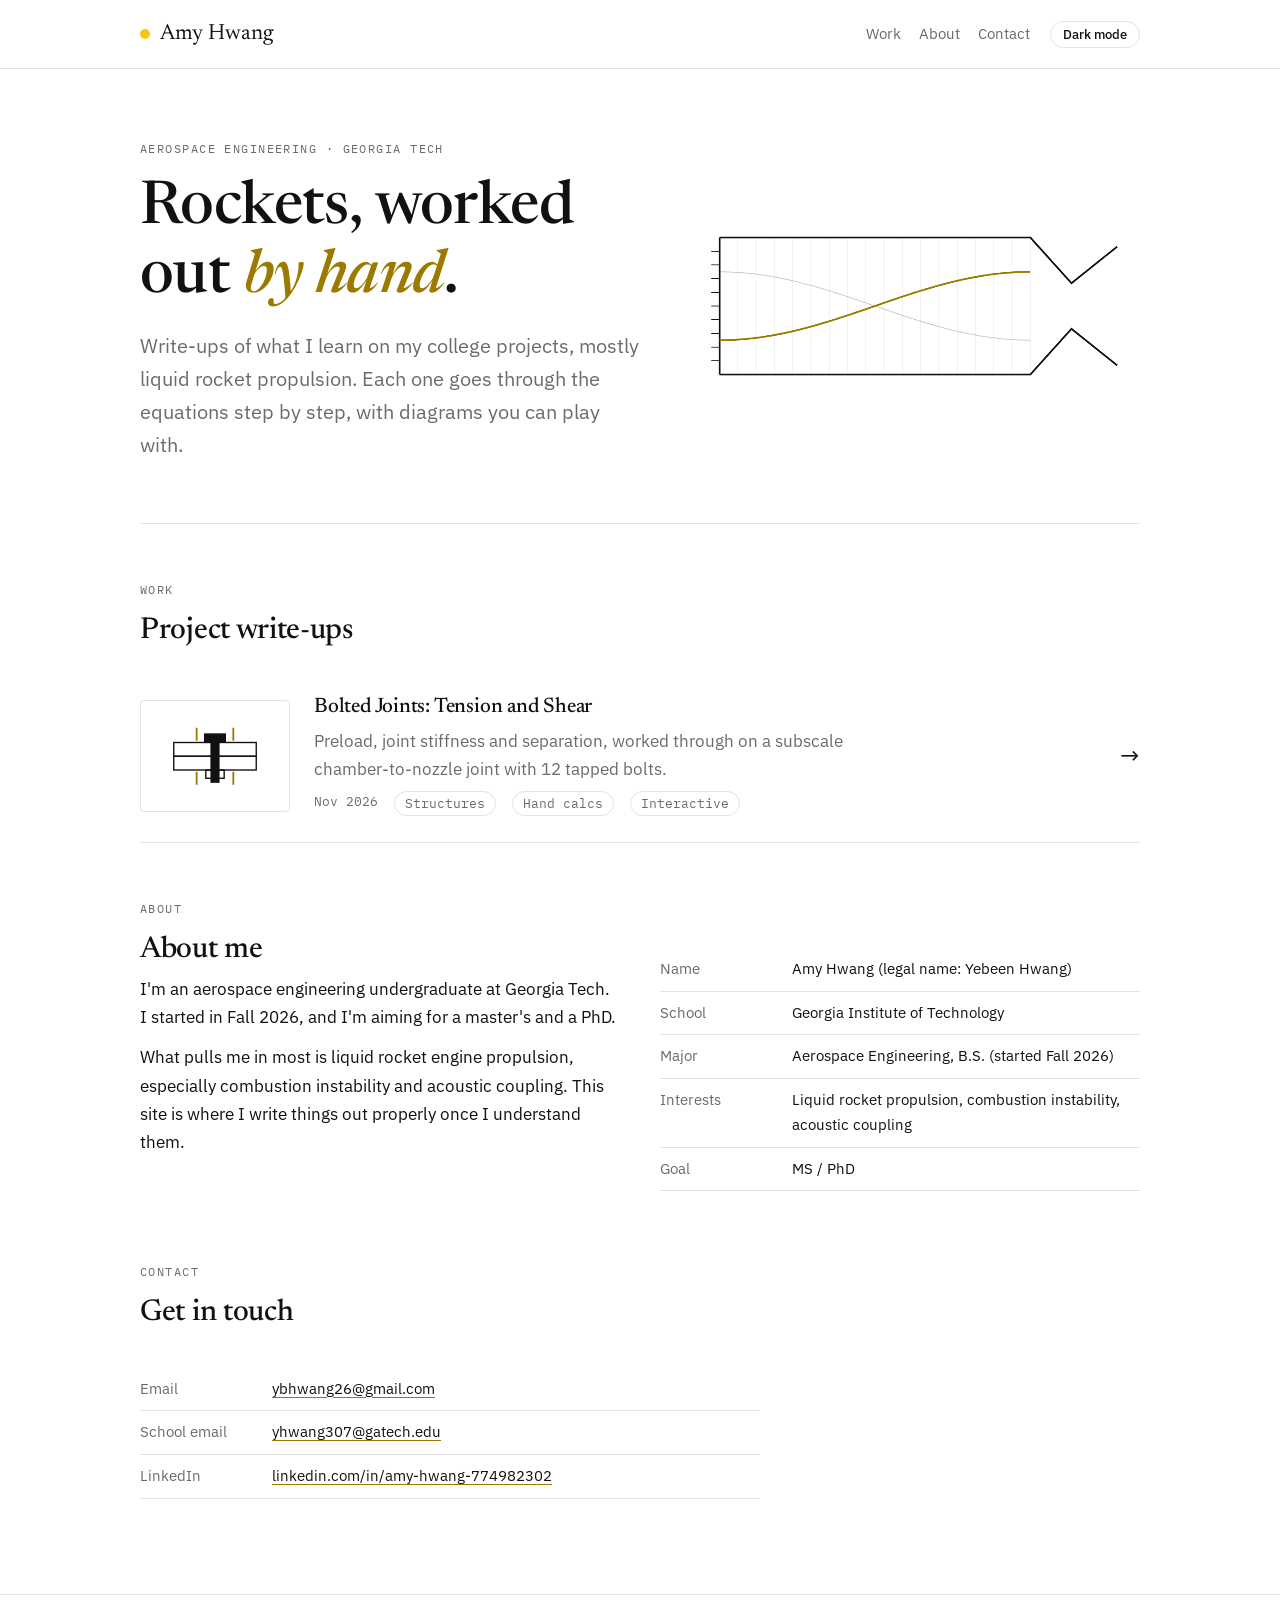
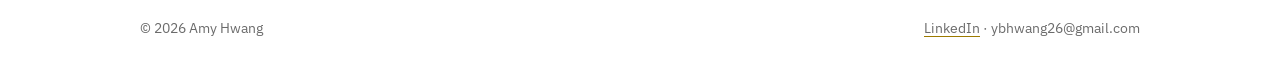
<file: index.html>
<!DOCTYPE html>
<html lang="en">
<head>
<meta charset="utf-8">
<meta name="viewport" content="width=device-width, initial-scale=1">
<title>Amy Hwang Portfolio</title>
<meta name="description" content="Aerospace engineering project write-ups: equations, diagrams and animations.">
<link rel="preconnect" href="https://fonts.googleapis.com">
<link rel="preconnect" href="https://fonts.gstatic.com" crossorigin>
<link href="https://fonts.googleapis.com/css2?family=IBM+Plex+Mono:wght@400;500&family=IBM+Plex+Sans:wght@400;500;600&family=Newsreader:ital,opsz,wght@0,6..72,400;0,6..72,500;1,6..72,400&display=swap" rel="stylesheet">
<link rel="stylesheet" href="site.css">
<style>
.hero{display:grid;grid-template-columns:1.1fr 1fr;gap:40px;align-items:center;padding:30px 0 50px;border-bottom:1px solid var(--line)}
@media (max-width:820px){.hero{grid-template-columns:1fr}}
.hero h1 em{font-style:italic;color:var(--accent-text)}
#wave{width:100%;height:auto;aspect-ratio:5/3;display:block}
.list{display:grid;gap:0}
.item{display:grid;grid-template-columns:150px 1fr auto;gap:24px;align-items:center;padding:26px 0;border-bottom:1px solid var(--line);text-decoration:none}
.item:hover h3{color:var(--accent)}
.item:hover .go{color:var(--accent);transform:translateX(4px)}
.item h3{margin:0 0 6px;transition:color .15s}
.item p{color:var(--muted);margin:0 0 8px;max-width:560px}
.item .thumb{border:1px solid var(--line);border-radius:4px;aspect-ratio:4/3;display:grid;place-items:center}
.item .go{font-size:24px;transition:transform .15s}
@media (max-width:640px){.item{grid-template-columns:1fr}.item .go{display:none}.item .thumb{max-width:200px}}
.about{display:grid;grid-template-columns:1fr 1fr;gap:40px}
@media (max-width:760px){.about{grid-template-columns:1fr}}
.facts{display:grid;gap:0;font-size:15px}
.facts div{display:grid;grid-template-columns:120px 1fr;gap:12px;padding:9px 0;border-bottom:1px solid var(--line)}
.facts dt{color:var(--muted);margin:0}.facts dd{margin:0}
</style>
<script src="site.js"></script>
</head>
<body>
<header class="site-head"><div class="in">
  <a class="brand" href="index.html"><span class="dot" aria-hidden="true"></span>Amy Hwang</a>
  <nav class="site-nav" aria-label="Main">
    <a href="#work">Work</a>
    <a href="#about">About</a>
    <a href="#contact">Contact</a>
  </nav>
  <button class="theme-btn" type="button">Dark mode</button>
</div></header>

<main class="wrap">
  <div class="hero">
    <div style="display:grid;gap:16px">
      <div class="eyebrow">Aerospace Engineering · Georgia Tech</div>
      <h1>Rockets, worked out <em>by hand</em>.</h1>
      <p class="lede">Write-ups of what I learn on my college projects, mostly liquid rocket propulsion. Each one goes through the equations step by step, with diagrams you can play with.</p>
    </div>
    <canvas id="wave" width="1000" height="600" role="img" aria-label="Decorative animation: a wave oscillating inside a chamber outline"></canvas>
  </div>

  <section id="work">
    <div class="eyebrow">Work</div>
    <h2>Project write-ups</h2>
    <div class="list">
      <a class="item" href="bolt-joints.html">
        <div class="thumb" aria-hidden="true">
          <svg viewBox="0 0 120 90" width="110">
            <rect x="15" y="30" width="90" height="15" fill="none" stroke="currentColor" stroke-width="1.5"/>
            <rect x="15" y="45" width="90" height="15" fill="none" stroke="currentColor" stroke-width="1.5"/>
            <rect x="48" y="20" width="24" height="10" fill="currentColor"/>
            <rect x="55" y="30" width="10" height="44" fill="currentColor"/>
            <rect x="50" y="60" width="20" height="9" fill="none" stroke="currentColor" stroke-width="1.5"/>
            <path d="M40 14 L40 28 M80 14 L80 28 M40 76 L40 62 M80 76 L80 62" stroke="var(--accent-text)" stroke-width="2"/>
          </svg>
        </div>
        <div>
          <h3>Bolted Joints: Tension and Shear</h3>
          <p>Preload, joint stiffness and separation, worked through on a subscale chamber-to-nozzle joint with 12 tapped bolts.</p>
          <div class="meta"><span>Nov 2026</span><span class="tag">Structures</span><span class="tag">Hand calcs</span><span class="tag">Interactive</span></div>
        </div>
        <span class="go" aria-hidden="true">→</span>
      </a>
    </div>
  </section>

  <section id="about">
    <div class="eyebrow">About</div>
    <div class="about">
      <div class="col">
        <h2>About me</h2>
        <p>I'm an aerospace engineering undergraduate at Georgia Tech. I started in Fall 2026, and I'm aiming for a master's and a PhD.</p>
        <p>What pulls me in most is liquid rocket engine propulsion, especially combustion instability and acoustic coupling. This site is where I write things out properly once I understand them.</p>
      </div>
      <dl class="facts">
        <div><dt>Name</dt><dd>Amy Hwang (legal name: Yebeen Hwang)</dd></div>
        <div><dt>School</dt><dd>Georgia Institute of Technology</dd></div>
        <div><dt>Major</dt><dd>Aerospace Engineering, B.S. (started Fall 2026)</dd></div>
        <div><dt>Interests</dt><dd>Liquid rocket propulsion, combustion instability, acoustic coupling</dd></div>
        <div><dt>Goal</dt><dd>MS / PhD</dd></div>
      </dl>
    </div>
  </section>
  <section id="contact">
    <div class="eyebrow">Contact</div>
    <h2>Get in touch</h2>
    <dl class="facts" style="max-width:620px">
      <div><dt>Email</dt><dd><a href="mailto:ybhwang26@gmail.com">ybhwang26@gmail.com</a></dd></div>
      <div><dt>School email</dt><dd><a href="mailto:yhwang307@gatech.edu">yhwang307@gatech.edu</a></dd></div>
      <div><dt>LinkedIn</dt><dd><a href="https://www.linkedin.com/in/amy-hwang-774982302/">linkedin.com/in/amy-hwang-774982302</a></dd></div>
    </dl>
  </section>
</main>

<footer class="site-foot"><div class="in">
  <span>© <span id="year">2026</span> Amy Hwang</span>
  <span><a href="https://www.linkedin.com/in/amy-hwang-774982302/">LinkedIn</a> · ybhwang26@gmail.com</span>
</div></footer>

<script>
/* Hero: a wave sloshing inside a chamber outline. Decorative only. */
(function(){
  var cv=document.getElementById("wave"),cx=cv.getContext("2d");
  var reduce=window.matchMedia&&window.matchMedia("(prefers-reduced-motion: reduce)").matches;
  function css(n){return getComputedStyle(document.documentElement).getPropertyValue(n).trim();}
  function frame(ms){
    var W=cv.width,H=cv.height,ink=css("--ink"),acc=css("--accent-text"),line=css("--line"),mut=css("--muted");
    cx.clearRect(0,0,W,H);
    var x0=80,x1=760,yT=150,yB=450,ym=(yT+yB)/2;
    // grid
    cx.strokeStyle=line;cx.lineWidth=1;
    for(var gx=x0;gx<=x1;gx+=40){cx.beginPath();cx.moveTo(gx,yT);cx.lineTo(gx,yB);cx.stroke();}
    // chamber + nozzle outline
    cx.strokeStyle=ink;cx.lineWidth=4;cx.beginPath();
    cx.moveTo(x0,yT);cx.lineTo(x1,yT);cx.lineTo(850,250);cx.lineTo(950,170);
    cx.moveTo(x0,yB);cx.lineTo(x1,yB);cx.lineTo(850,350);cx.lineTo(950,430);cx.stroke();
    cx.beginPath();cx.moveTo(x0,yT);cx.lineTo(x0,yB);cx.stroke();
    // injector face ticks
    cx.lineWidth=2;for(var y=yT+30;y<yB;y+=30){cx.beginPath();cx.moveTo(x0-18,y);cx.lineTo(x0,y);cx.stroke();}
    // wave
    var ph=reduce?0.6:ms/650, amp=110*Math.cos(ph);
    for(var k=0;k<2;k++){
      cx.strokeStyle=k?acc:mut;cx.globalAlpha=k?1:.35;cx.lineWidth=k?4:2;cx.beginPath();
      for(var x=x0;x<=x1;x+=4){var s=(x-x0)/(x1-x0);var a=k?amp:-amp;var y=ym-a*Math.cos(Math.PI*s);x===x0?cx.moveTo(x,y):cx.lineTo(x,y);}
      cx.stroke();
    }
    cx.globalAlpha=1;
    if(!reduce)requestAnimationFrame(frame);
  }
  frame(0);
  document.addEventListener("themechange",function(){if(reduce)frame(0);});
})();
</script>
</body>
</html>
</file>
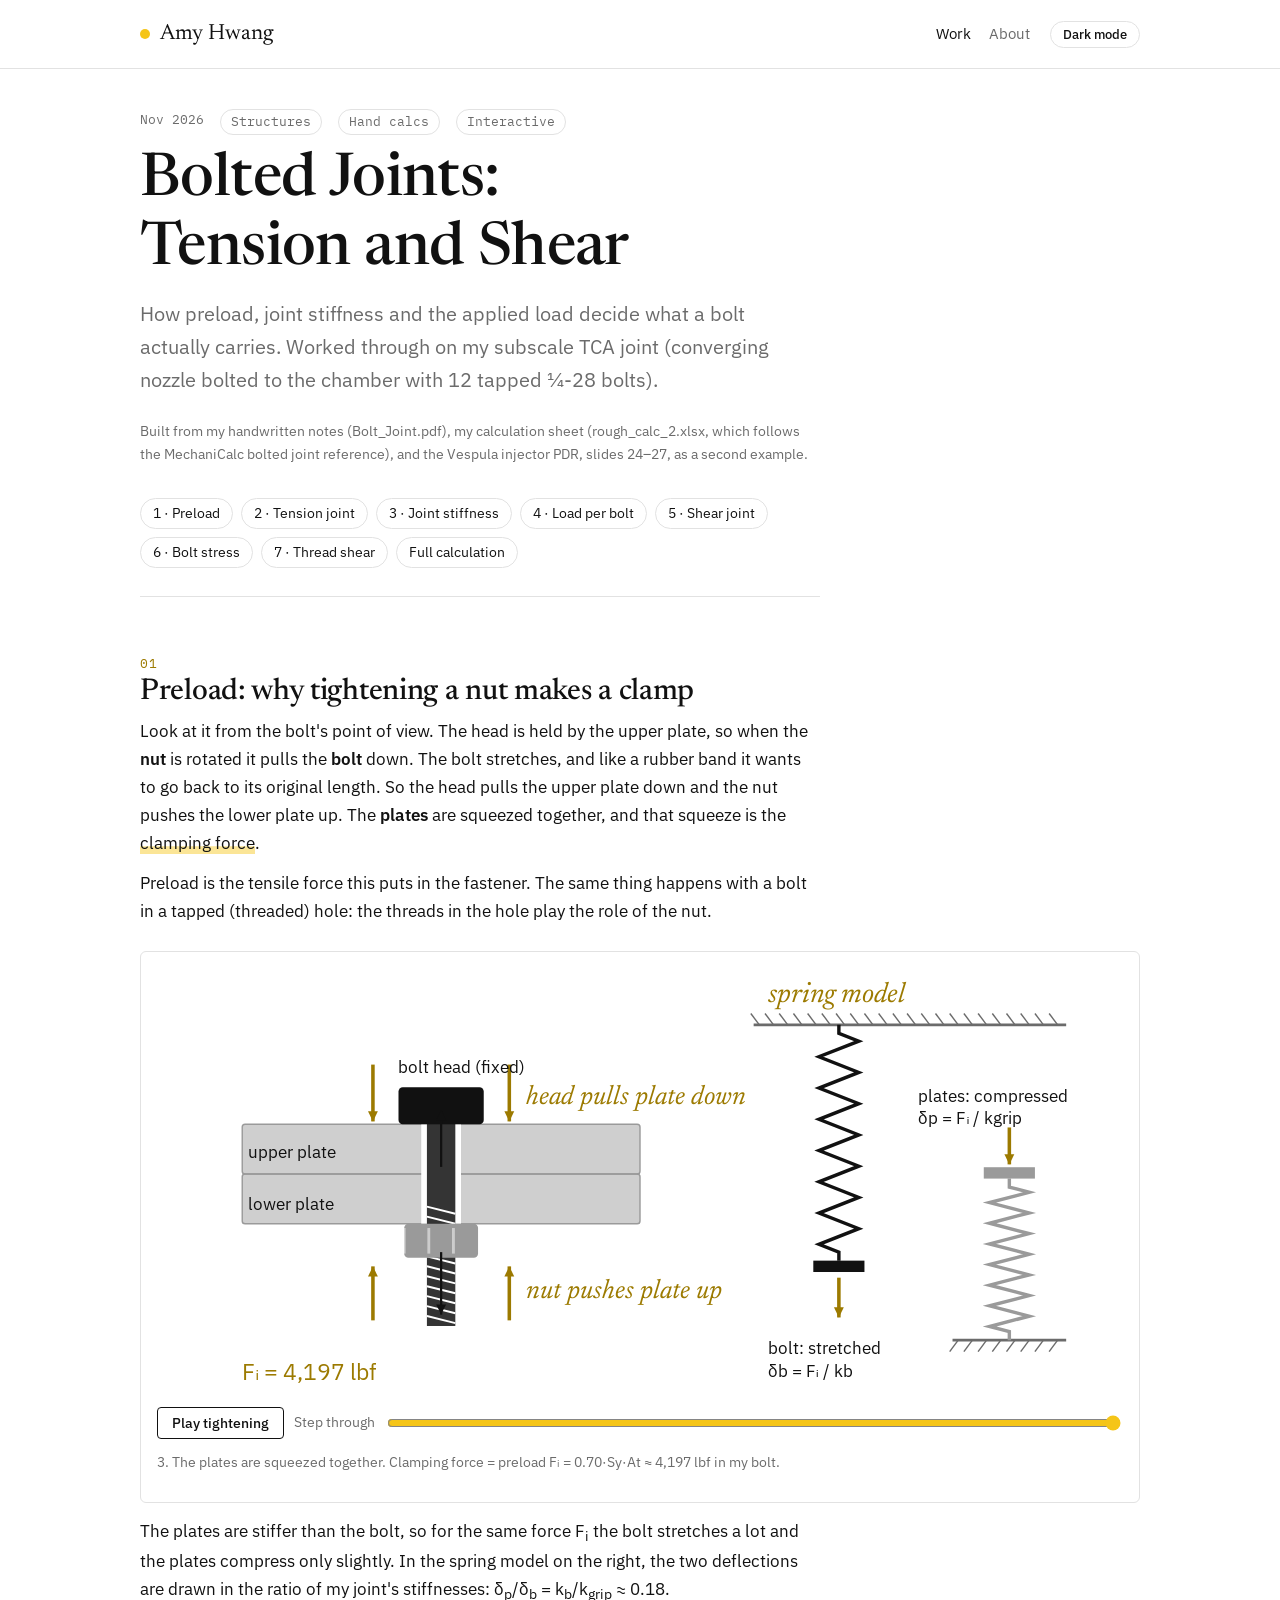
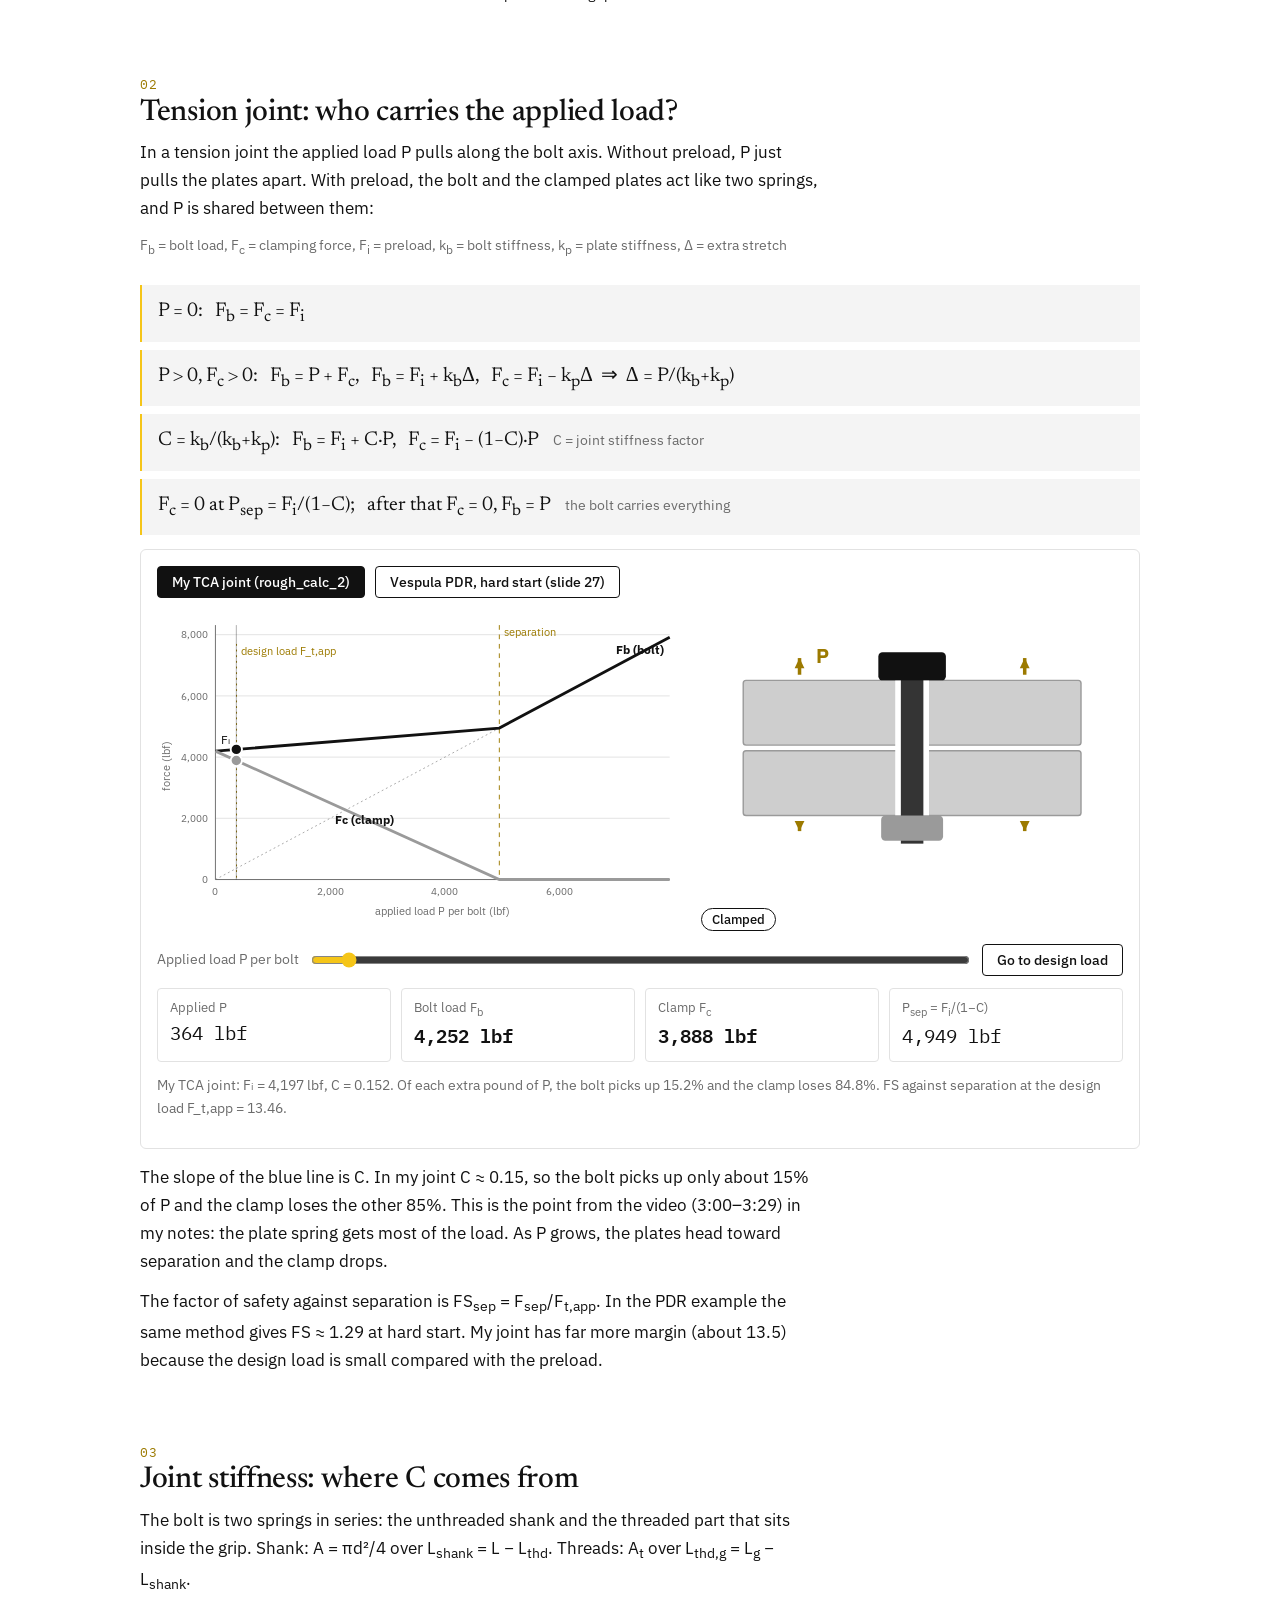
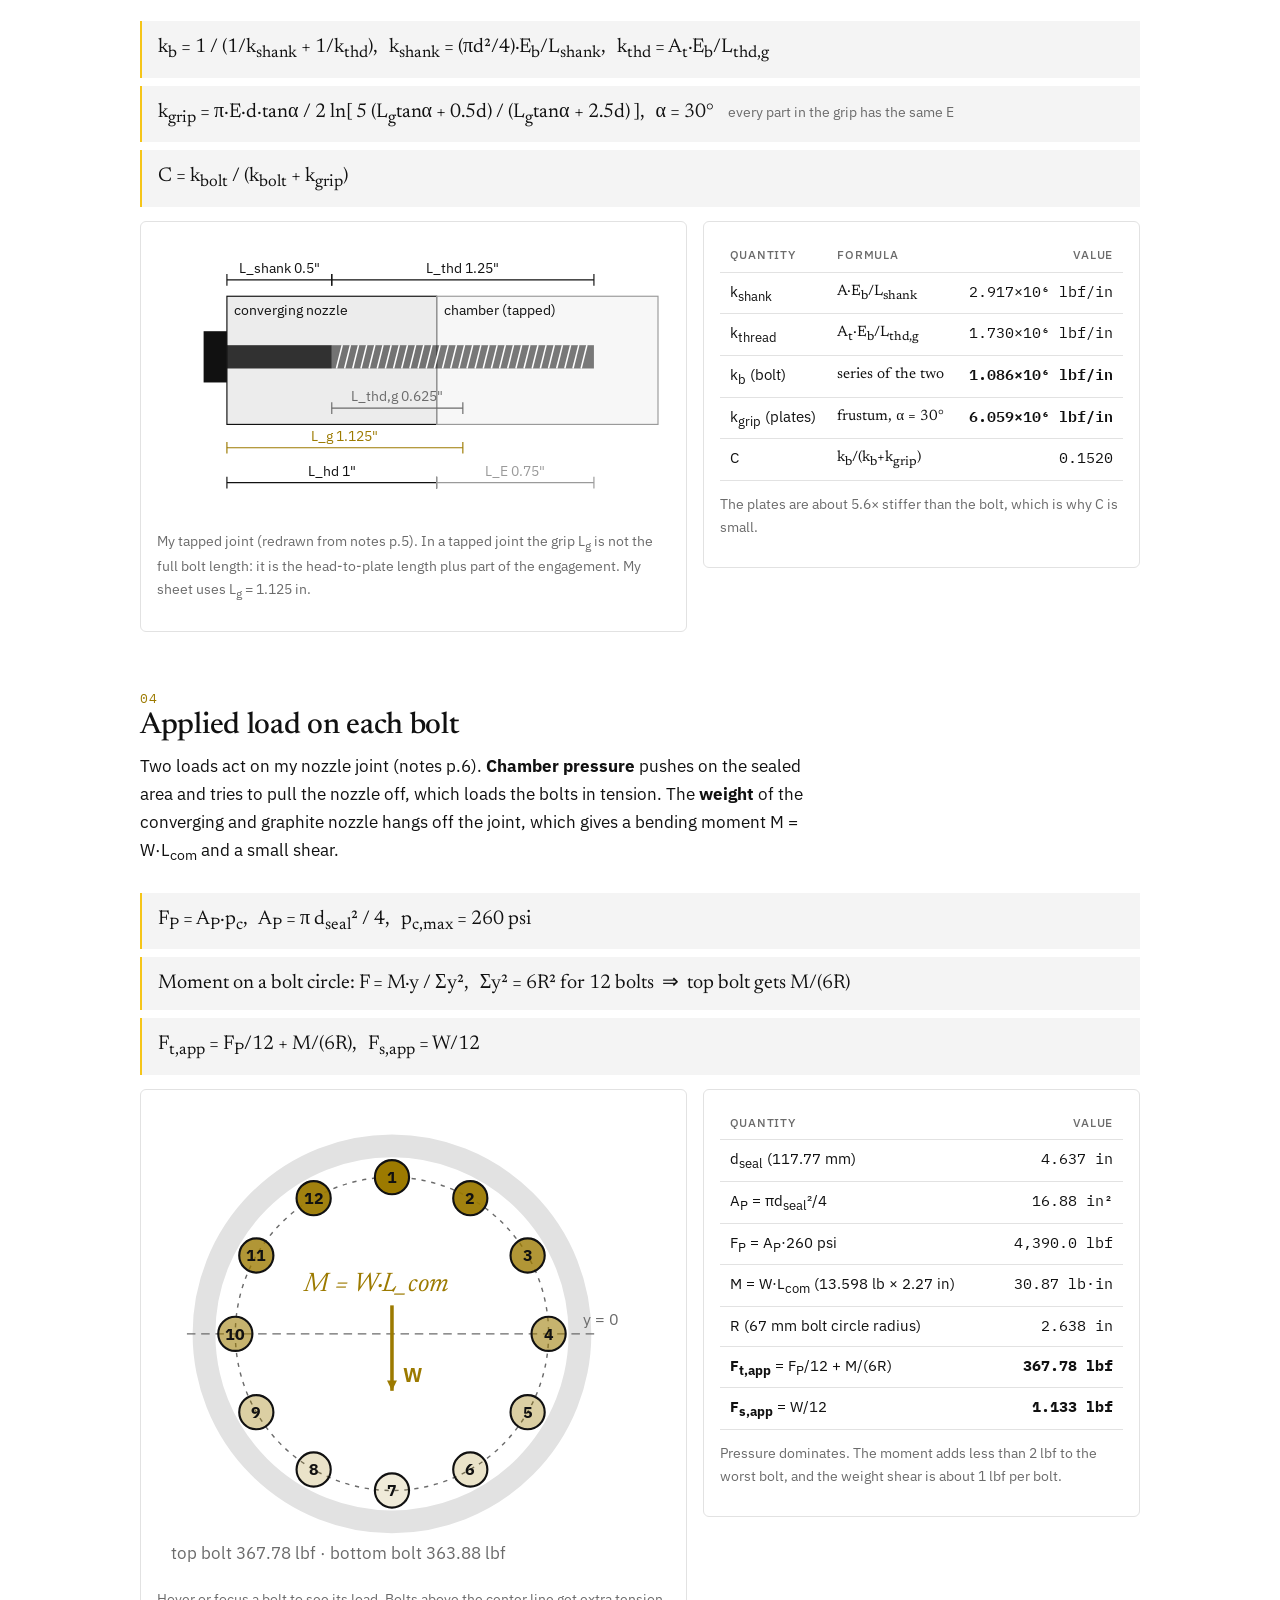
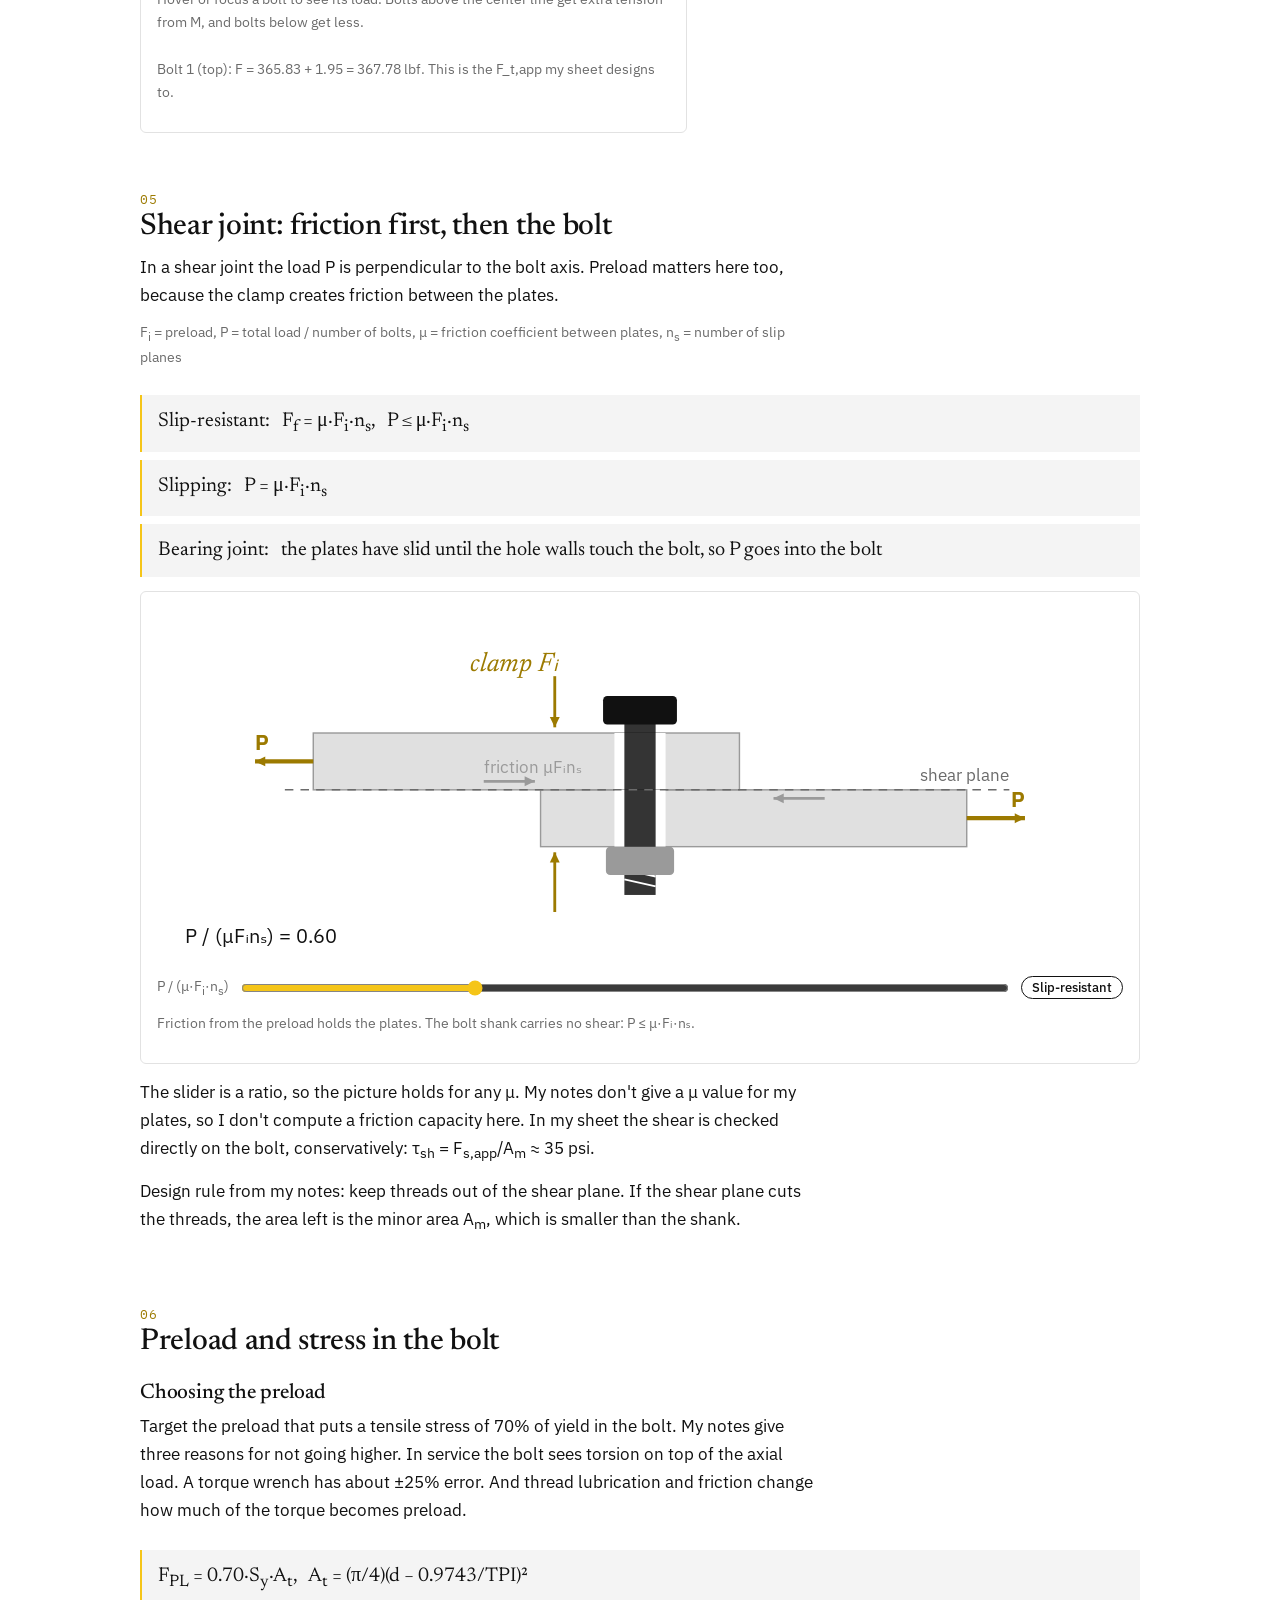
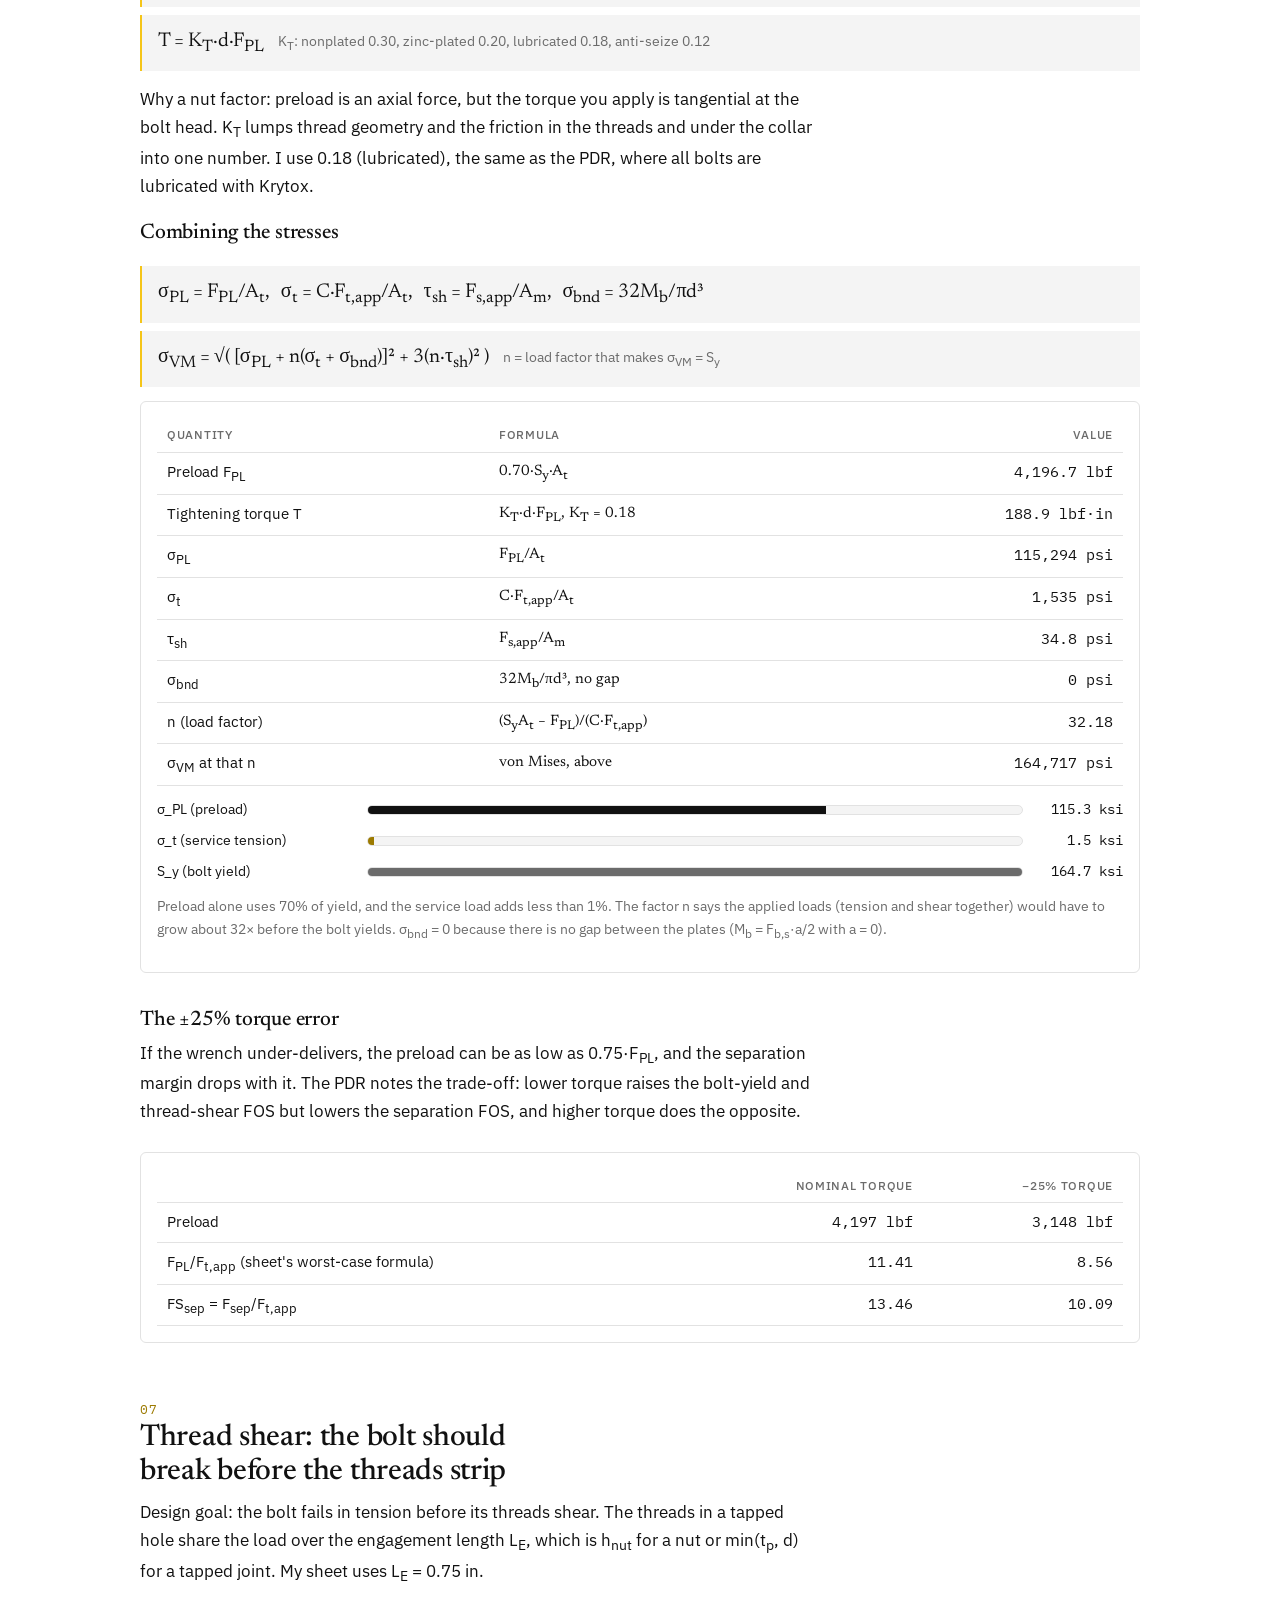
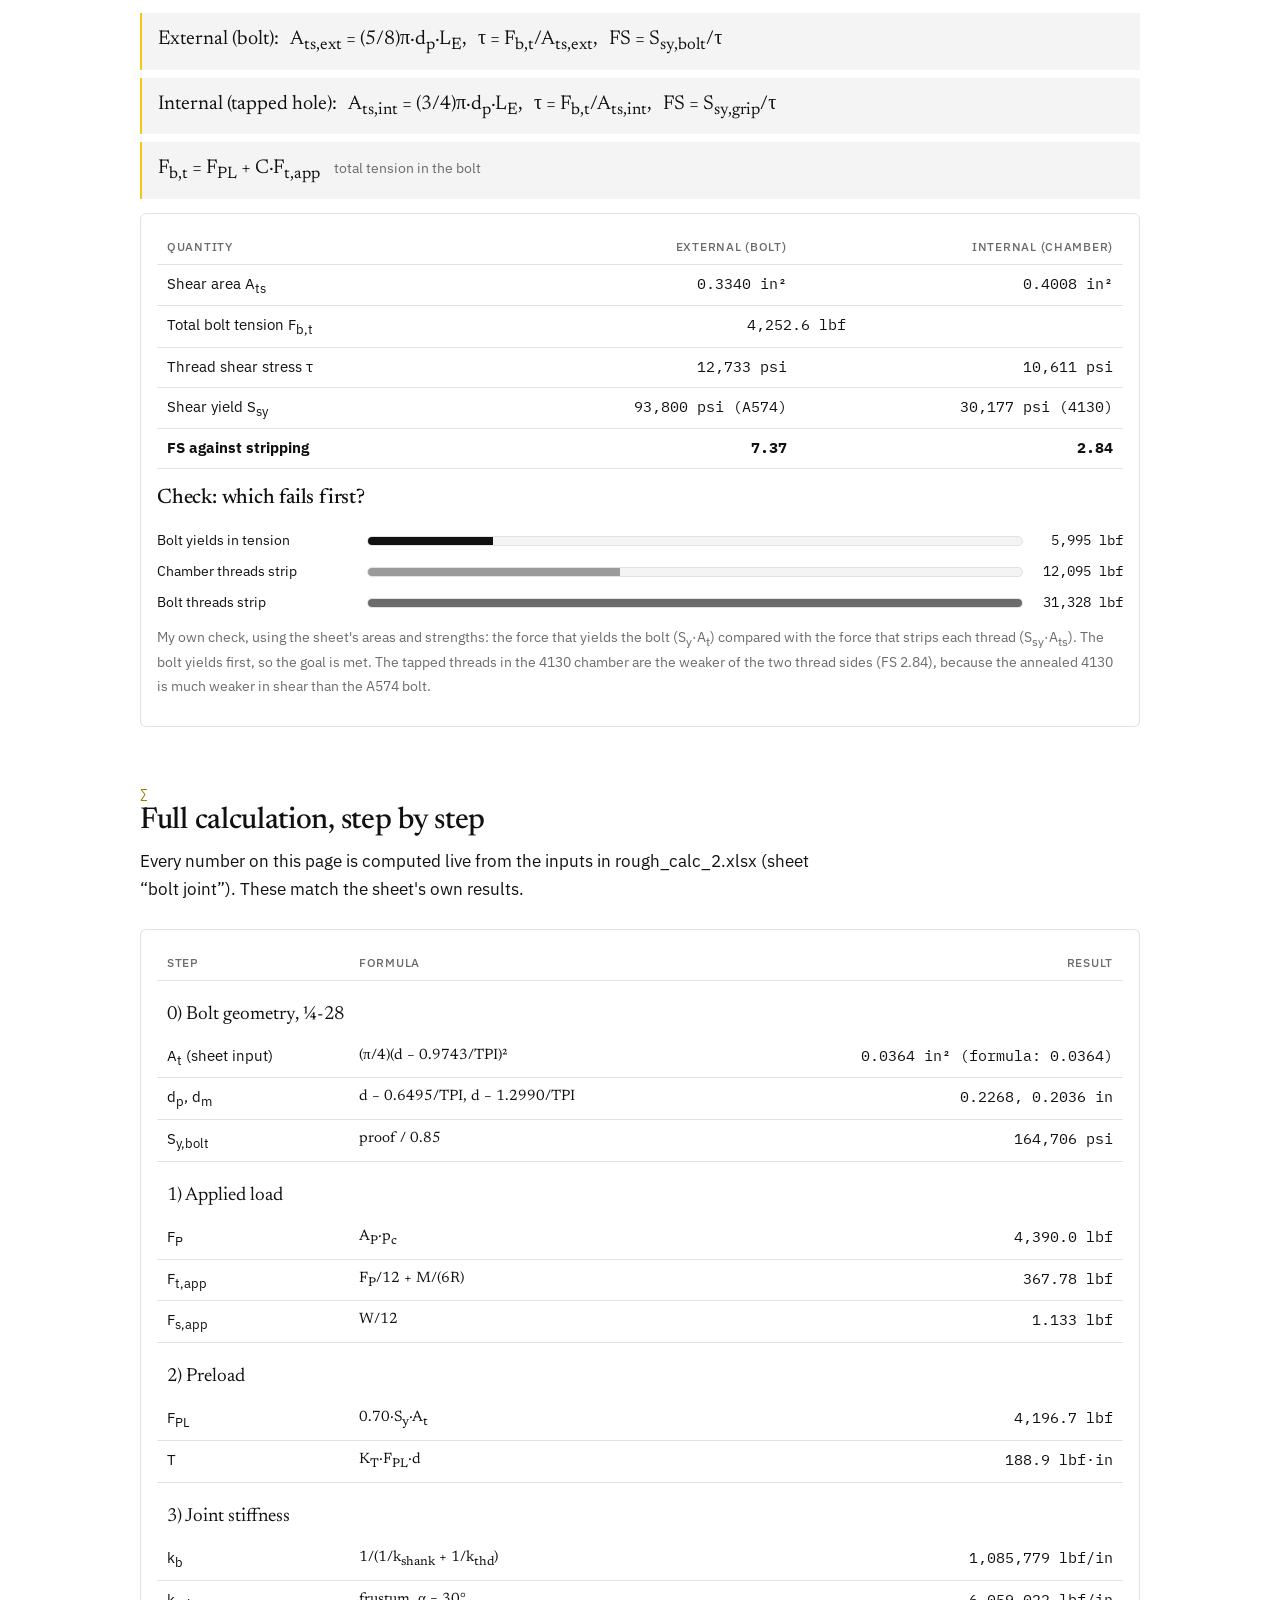
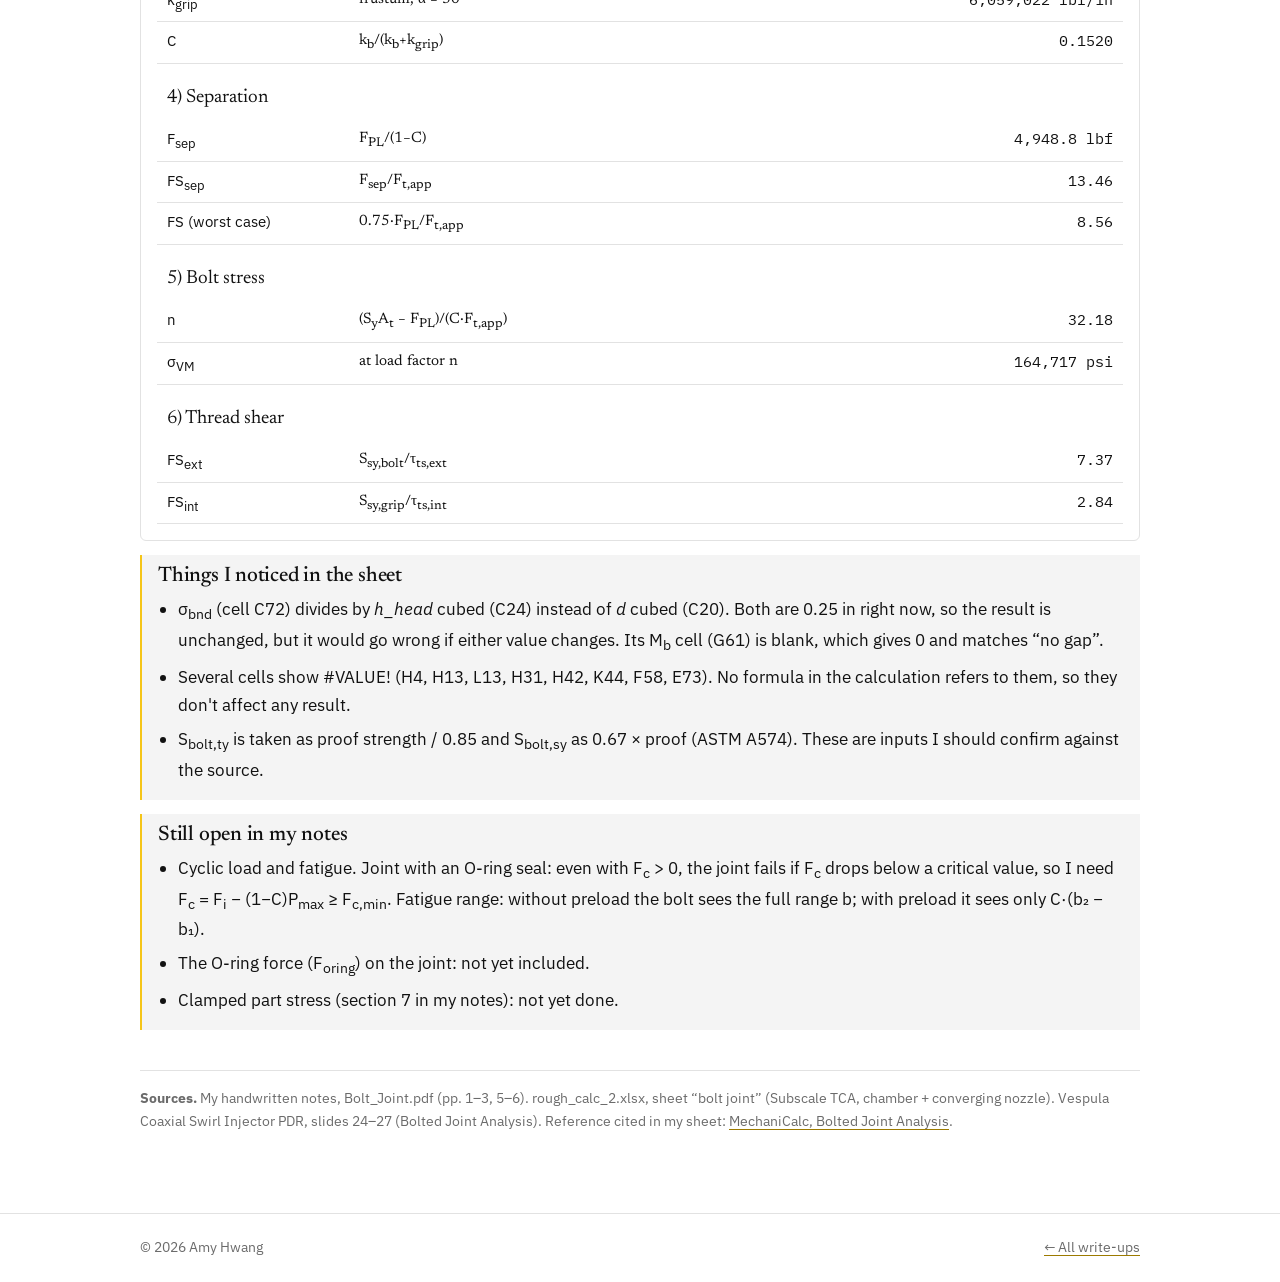
<file: bolt-joints.html>
<!DOCTYPE html>
<html lang="en">
<head>
<meta charset="utf-8">
<meta name="viewport" content="width=device-width, initial-scale=1">
<title>Bolted Joints: Tension and Shear</title>
<link rel="preconnect" href="https://fonts.googleapis.com">
<link rel="preconnect" href="https://fonts.gstatic.com" crossorigin>
<link href="https://fonts.googleapis.com/css2?family=IBM+Plex+Mono:wght@400;500&family=IBM+Plex+Sans:wght@400;500;600&family=Newsreader:ital,opsz,wght@0,6..72,400;0,6..72,500;1,6..72,400&display=swap" rel="stylesheet">
<link rel="stylesheet" href="site.css">
<script src="site.js"></script>
<style>
svg text{font-family:var(--f-body)}
svg .hand{font-family:var(--f-display);font-style:italic}
.sources-mini{font-size:14px;color:var(--muted)}
</style>
</head>
<body>
<header class="site-head"><div class="in">
  <a class="brand" href="index.html"><span class="dot" aria-hidden="true"></span>Amy Hwang</a>
  <nav class="site-nav" aria-label="Main"><a href="index.html#work" aria-current="page">Work</a><a href="index.html#about">About</a></nav>
  <button class="theme-btn" type="button">Dark mode</button>
</div></header>
<div class="wrap">

<header class="col post-head">
  <div class="meta"><span>Nov 2026</span><span class="tag">Structures</span><span class="tag">Hand calcs</span><span class="tag">Interactive</span></div>
  <h1>Bolted Joints: Tension and Shear</h1>
  <p class="lede">How preload, joint stiffness and the applied load decide what a bolt actually carries. Worked through on my subscale TCA joint (converging nozzle bolted to the chamber with 12 tapped ¼-28 bolts).</p>
  <p class="sources-mini">Built from my handwritten notes (Bolt_Joint.pdf), my calculation sheet (rough_calc_2.xlsx, which follows the MechaniCalc bolted joint reference), and the Vespula injector PDR, slides 24–27, as a second example.</p>
  <nav class="toc" aria-label="Sections">
    <a href="#preload">1 · Preload</a>
    <a href="#tension">2 · Tension joint</a>
    <a href="#stiffness">3 · Joint stiffness</a>
    <a href="#load">4 · Load per bolt</a>
    <a href="#shear">5 · Shear joint</a>
    <a href="#stress">6 · Bolt stress</a>
    <a href="#threads">7 · Thread shear</a>
    <a href="#calc">Full calculation</a>
  </nav>
</header>

<!-- 1 PRELOAD -->
<section id="preload">
  <div class="col">
    <div class="num">01</div>
    <h2>Preload: why tightening a nut makes a clamp</h2>
    <p>Look at it from the bolt's point of view. The head is held by the upper plate, so when the <span class="n">nut</span> is rotated it pulls the <span class="b">bolt</span> down. The bolt stretches, and like a rubber band it wants to go back to its original length. So the head pulls the upper plate down and the nut pushes the lower plate up. The <span class="g">plates</span> are squeezed together, and that squeeze is the <span class="y">clamping force</span>.</p>
    <p>Preload is the tensile force this puts in the fastener. The same thing happens with a bolt in a tapped (threaded) hole: the threads in the hole play the role of the nut.</p>
  </div>
  <div class="fig">
    <svg id="plSvg" viewBox="0 0 680 300" role="img" aria-label="Animation: nut tightened, bolt stretches, plates compress; spring model on the right"></svg>
    <div class="controls">
      <button class="btn" id="plPlay" type="button">Play tightening</button>
      <label for="plScrub" class="cap">Step through</label>
      <input id="plScrub" type="range" min="0" max="1000" value="1000">
    </div>
    <p class="cap" id="plStep" aria-live="polite"></p>
  </div>
  <div class="col">
    <p>The plates are stiffer than the bolt, so for the same force F<sub>i</sub> the bolt stretches a lot and the plates compress only slightly. In the spring model on the right, the two deflections are drawn in the ratio of my joint's stiffnesses: δ<sub>p</sub>/δ<sub>b</sub> = k<sub>b</sub>/k<sub>grip</sub> ≈ 0.18.</p>
  </div>
</section>

<!-- 2 TENSION -->
<section id="tension">
  <div class="col">
    <div class="num">02</div>
    <h2>Tension joint: who carries the applied load?</h2>
    <p>In a tension joint the applied load P pulls along the bolt axis. Without preload, P just pulls the plates apart. With preload, the bolt and the clamped plates act like two springs, and P is shared between them:</p>
    <p class="cap">F<sub>b</sub> = bolt load, F<sub>c</sub> = clamping force, F<sub>i</sub> = preload, k<sub>b</sub> = bolt stiffness, k<sub>p</sub> = plate stiffness, Δ = extra stretch</p>
  </div>
  <div class="eqs">
    <div class="eq">P = 0: &nbsp; F<sub>b</sub> = F<sub>c</sub> = F<sub>i</sub></div>
    <div class="eq">P &gt; 0, F<sub>c</sub> &gt; 0: &nbsp; F<sub>b</sub> = P + F<sub>c</sub>, &nbsp; F<sub>b</sub> = F<sub>i</sub> + k<sub>b</sub>Δ, &nbsp; F<sub>c</sub> = F<sub>i</sub> − k<sub>p</sub>Δ &nbsp;⇒&nbsp; Δ = P/(k<sub>b</sub>+k<sub>p</sub>)</div>
    <div class="eq">C = k<sub>b</sub>/(k<sub>b</sub>+k<sub>p</sub>): &nbsp; F<sub>b</sub> = F<sub>i</sub> + C·P, &nbsp; F<sub>c</sub> = F<sub>i</sub> − (1−C)·P<span class="lbl">C = joint stiffness factor</span></div>
    <div class="eq">F<sub>c</sub> = 0 at P<sub>sep</sub> = F<sub>i</sub>/(1−C); &nbsp; after that F<sub>c</sub> = 0, F<sub>b</sub> = P<span class="lbl">the bolt carries everything</span></div>
  </div>
  <div class="fig">
    <div class="controls" role="group" aria-label="Choose example joint">
      <button type="button" class="btn preset" data-preset="tca" aria-pressed="true">My TCA joint (rough_calc_2)</button>
      <button type="button" class="btn preset" data-preset="pdr" aria-pressed="false">Vespula PDR, hard start (slide 27)</button>
    </div>
    <div class="two">
      <svg id="tjChart" viewBox="0 0 560 330" role="img" aria-label="Bolt load and clamping force versus applied load"></svg>
      <div style="display:grid;gap:12px">
        <svg id="tjJoint" viewBox="0 0 300 200" role="img" aria-label="Joint showing clamp or separation"></svg>
        <div><span id="tjState" class="chip ok">Clamped</span></div>
      </div>
    </div>
    <div class="controls">
      <label for="tjP" class="cap">Applied load P per bolt</label>
      <input id="tjP" type="range" min="0" max="1000" value="0">
      <button type="button" class="btn" id="tjDesign">Go to design load</button>
    </div>
    <div class="readouts">
      <div class="ro"><div class="k">Applied P</div><div class="v" id="roP"></div></div>
      <div class="ro"><div class="k">Bolt load F<sub>b</sub></div><div class="v b" id="roFb"></div></div>
      <div class="ro"><div class="k">Clamp F<sub>c</sub></div><div class="v g" id="roFc"></div></div>
      <div class="ro"><div class="k">P<sub>sep</sub> = F<sub>i</sub>/(1−C)</div><div class="v" id="roSep"></div></div>
    </div>
    <p class="cap" id="tjNote"></p>
  </div>
  <div class="col">
    <p>The slope of the blue line is C. In my joint C ≈ 0.15, so the bolt picks up only about 15% of P and the clamp loses the other 85%. This is the point from the video (3:00–3:29) in my notes: the plate spring gets most of the load. As P grows, the plates head toward separation and the clamp drops.</p>
    <p>The factor of safety against separation is FS<sub>sep</sub> = F<sub>sep</sub>/F<sub>t,app</sub>. In the PDR example the same method gives FS ≈ 1.29 at hard start. My joint has far more margin (about 13.5) because the design load is small compared with the preload.</p>
  </div>
</section>

<!-- 3 STIFFNESS -->
<section id="stiffness">
  <div class="col">
    <div class="num">03</div>
    <h2>Joint stiffness: where C comes from</h2>
    <p>The bolt is two springs in series: the unthreaded shank and the threaded part that sits inside the grip. Shank: A = πd²/4 over L<sub>shank</sub> = L − L<sub>thd</sub>. Threads: A<sub>t</sub> over L<sub>thd,g</sub> = L<sub>g</sub> − L<sub>shank</sub>.</p>
  </div>
  <div class="eqs">
    <div class="eq">k<sub>b</sub> = 1 / (1/k<sub>shank</sub> + 1/k<sub>thd</sub>), &nbsp; k<sub>shank</sub> = (πd²/4)·E<sub>b</sub>/L<sub>shank</sub>, &nbsp; k<sub>thd</sub> = A<sub>t</sub>·E<sub>b</sub>/L<sub>thd,g</sub></div>
    <div class="eq">k<sub>grip</sub> = π·E·d·tanα / 2 ln[ 5 (L<sub>g</sub>tanα + 0.5d) / (L<sub>g</sub>tanα + 2.5d) ], &nbsp; α = 30°<span class="lbl">every part in the grip has the same E</span></div>
    <div class="eq">C = k<sub>bolt</sub> / (k<sub>bolt</sub> + k<sub>grip</sub>)</div>
  </div>
  <div class="two">
    <div class="fig">
      <svg id="tapSvg" viewBox="0 0 440 240" role="img" aria-label="Tapped joint geometry: converging nozzle clamped to chamber"></svg>
      <p class="cap">My tapped joint (redrawn from notes p.5). In a tapped joint the grip L<sub>g</sub> is not the full bolt length: it is the head-to-plate length plus part of the engagement. My sheet uses L<sub>g</sub> = 1.125 in.</p>
    </div>
    <div class="fig">
      <div class="tablewrap"><table id="stiffTbl"></table></div>
      <p class="cap">The plates are about 5.6× stiffer than the bolt, which is why C is small.</p>
    </div>
  </div>
</section>

<!-- 4 LOAD PER BOLT -->
<section id="load">
  <div class="col">
    <div class="num">04</div>
    <h2>Applied load on each bolt</h2>
    <p>Two loads act on my nozzle joint (notes p.6). <strong>Chamber pressure</strong> pushes on the sealed area and tries to pull the nozzle off, which loads the bolts in tension. The <strong>weight</strong> of the converging and graphite nozzle hangs off the joint, which gives a bending moment M = W·L<sub>com</sub> and a small shear.</p>
  </div>
  <div class="eqs">
    <div class="eq">F<sub>P</sub> = A<sub>P</sub>·p<sub>c</sub>, &nbsp; A<sub>P</sub> = π d<sub>seal</sub>² / 4, &nbsp; p<sub>c,max</sub> = 260 psi</div>
    <div class="eq">Moment on a bolt circle: F = M·y / Σy², &nbsp; Σy² = 6R² for 12 bolts &nbsp;⇒&nbsp; top bolt gets M/(6R)</div>
    <div class="eq">F<sub>t,app</sub> = F<sub>P</sub>/12 + M/(6R), &nbsp; F<sub>s,app</sub> = W/12</div>
  </div>
  <div class="two">
    <div class="fig">
      <svg id="circSvg" viewBox="0 0 360 330" role="img" aria-label="12-bolt circle colored by tensile load"></svg>
      <p class="cap">Hover or focus a bolt to see its load. Bolts above the center line get extra tension from M, and bolts below get less.</p>
      <p class="cap" id="circRead" aria-live="polite"></p>
    </div>
    <div class="fig">
      <div class="tablewrap"><table id="loadTbl"></table></div>
      <p class="cap">Pressure dominates. The moment adds less than 2 lbf to the worst bolt, and the weight shear is about 1 lbf per bolt.</p>
    </div>
  </div>
</section>

<!-- 5 SHEAR -->
<section id="shear">
  <div class="col">
    <div class="num">05</div>
    <h2>Shear joint: friction first, then the bolt</h2>
    <p>In a shear joint the load P is perpendicular to the bolt axis. Preload matters here too, because the clamp creates friction between the plates.</p>
    <p class="cap">F<sub>i</sub> = preload, P = total load / number of bolts, μ = friction coefficient between plates, n<sub>s</sub> = number of slip planes</p>
  </div>
  <div class="eqs">
    <div class="eq">Slip-resistant: &nbsp; F<sub>f</sub> = μ·F<sub>i</sub>·n<sub>s</sub>, &nbsp; P ≤ μ·F<sub>i</sub>·n<sub>s</sub></div>
    <div class="eq">Slipping: &nbsp; P = μ·F<sub>i</sub>·n<sub>s</sub></div>
    <div class="eq">Bearing joint: &nbsp; the plates have slid until the hole walls touch the bolt, so P goes into the bolt</div>
  </div>
  <div class="fig">
    <svg id="shSvg" viewBox="0 0 680 250" role="img" aria-label="Single-shear joint: plates hold by friction, then slip into bearing"></svg>
    <div class="controls">
      <label for="shR" class="cap">P / (μ·F<sub>i</sub>·n<sub>s</sub>)</label>
      <input id="shR" type="range" min="0" max="200" value="60">
      <span id="shState" class="chip ok">Slip-resistant</span>
    </div>
    <p class="cap" id="shNote" aria-live="polite"></p>
  </div>
  <div class="col">
    <p>The slider is a ratio, so the picture holds for any μ. My notes don't give a μ value for my plates, so I don't compute a friction capacity here. In my sheet the shear is checked directly on the bolt, conservatively: τ<sub>sh</sub> = F<sub>s,app</sub>/A<sub>m</sub> ≈ 35 psi.</p>
    <p>Design rule from my notes: keep threads out of the shear plane. If the shear plane cuts the threads, the area left is the minor area A<sub>m</sub>, which is smaller than the shank.</p>
  </div>
</section>

<!-- 6 STRESS -->
<section id="stress">
  <div class="col">
    <div class="num">06</div>
    <h2>Preload and stress in the bolt</h2>
    <h3>Choosing the preload</h3>
    <p>Target the preload that puts a tensile stress of 70% of yield in the bolt. My notes give three reasons for not going higher. In service the bolt sees torsion on top of the axial load. A torque wrench has about ±25% error. And thread lubrication and friction change how much of the torque becomes preload.</p>
  </div>
  <div class="eqs">
    <div class="eq">F<sub>PL</sub> = 0.70·S<sub>y</sub>·A<sub>t</sub>, &nbsp; A<sub>t</sub> = (π/4)(d − 0.9743/TPI)²</div>
    <div class="eq">T = K<sub>T</sub>·d·F<sub>PL</sub><span class="lbl">K<sub>T</sub>: nonplated 0.30, zinc-plated 0.20, lubricated 0.18, anti-seize 0.12</span></div>
  </div>
  <div class="col">
    <p>Why a nut factor: preload is an axial force, but the torque you apply is tangential at the bolt head. K<sub>T</sub> lumps thread geometry and the friction in the threads and under the collar into one number. I use 0.18 (lubricated), the same as the PDR, where all bolts are lubricated with Krytox.</p>
    <h3>Combining the stresses</h3>
  </div>
  <div class="eqs">
    <div class="eq">σ<sub>PL</sub> = F<sub>PL</sub>/A<sub>t</sub>, &nbsp; σ<sub>t</sub> = C·F<sub>t,app</sub>/A<sub>t</sub>, &nbsp; τ<sub>sh</sub> = F<sub>s,app</sub>/A<sub>m</sub>, &nbsp; σ<sub>bnd</sub> = 32M<sub>b</sub>/πd³</div>
    <div class="eq">σ<sub>VM</sub> = √( [σ<sub>PL</sub> + n(σ<sub>t</sub> + σ<sub>bnd</sub>)]² + 3(n·τ<sub>sh</sub>)² )<span class="lbl">n = load factor that makes σ<sub>VM</sub> = S<sub>y</sub></span></div>
  </div>
  <div class="fig">
    <div class="tablewrap"><table id="stressTbl"></table></div>
    <div class="compare" id="stressBars"></div>
    <p class="cap">Preload alone uses 70% of yield, and the service load adds less than 1%. The factor n says the applied loads (tension and shear together) would have to grow about 32× before the bolt yields. σ<sub>bnd</sub> = 0 because there is no gap between the plates (M<sub>b</sub> = F<sub>b,s</sub>·a/2 with a = 0).</p>
  </div>
  <div class="col">
    <h3>The ±25% torque error</h3>
    <p>If the wrench under-delivers, the preload can be as low as 0.75·F<sub>PL</sub>, and the separation margin drops with it. The PDR notes the trade-off: lower torque raises the bolt-yield and thread-shear FOS but lowers the separation FOS, and higher torque does the opposite.</p>
  </div>
  <div class="fig"><div class="tablewrap"><table id="worstTbl"></table></div></div>
</section>

<!-- 7 THREADS -->
<section id="threads">
  <div class="col">
    <div class="num">07</div>
    <h2>Thread shear: the bolt should break before the threads strip</h2>
    <p>Design goal: the bolt fails in tension before its threads shear. The threads in a tapped hole share the load over the engagement length L<sub>E</sub>, which is h<sub>nut</sub> for a nut or min(t<sub>p</sub>, d) for a tapped joint. My sheet uses L<sub>E</sub> = 0.75 in.</p>
  </div>
  <div class="eqs">
    <div class="eq">External (bolt): &nbsp; A<sub>ts,ext</sub> = (5/8)π·d<sub>p</sub>·L<sub>E</sub>, &nbsp; τ = F<sub>b,t</sub>/A<sub>ts,ext</sub>, &nbsp; FS = S<sub>sy,bolt</sub>/τ</div>
    <div class="eq">Internal (tapped hole): &nbsp; A<sub>ts,int</sub> = (3/4)π·d<sub>p</sub>·L<sub>E</sub>, &nbsp; τ = F<sub>b,t</sub>/A<sub>ts,int</sub>, &nbsp; FS = S<sub>sy,grip</sub>/τ</div>
    <div class="eq">F<sub>b,t</sub> = F<sub>PL</sub> + C·F<sub>t,app</sub><span class="lbl">total tension in the bolt</span></div>
  </div>
  <div class="fig">
    <div class="tablewrap"><table id="thdTbl"></table></div>
    <h3 style="margin-top:6px">Check: which fails first?</h3>
    <div class="compare" id="failBars"></div>
    <p class="cap">My own check, using the sheet's areas and strengths: the force that yields the bolt (S<sub>y</sub>·A<sub>t</sub>) compared with the force that strips each thread (S<sub>sy</sub>·A<sub>ts</sub>). The bolt yields first, so the goal is met. The tapped threads in the 4130 chamber are the weaker of the two thread sides (FS 2.84), because the annealed 4130 is much weaker in shear than the A574 bolt.</p>
  </div>
</section>

<!-- FULL CALC -->
<section id="calc">
  <div class="col">
    <div class="num">∑</div>
    <h2>Full calculation, step by step</h2>
    <p>Every number on this page is computed live from the inputs in rough_calc_2.xlsx (sheet “bolt joint”). These match the sheet's own results.</p>
  </div>
  <div class="fig"><div class="tablewrap"><table id="calcTbl"></table></div></div>

  <div class="callout">
    <h3>Things I noticed in the sheet</h3>
    <ul>
      <li>σ<sub>bnd</sub> (cell C72) divides by <em>h_head</em> cubed (C24) instead of <em>d</em> cubed (C20). Both are 0.25 in right now, so the result is unchanged, but it would go wrong if either value changes. Its M<sub>b</sub> cell (G61) is blank, which gives 0 and matches “no gap”.</li>
      <li>Several cells show #VALUE! (H4, H13, L13, H31, H42, K44, F58, E73). No formula in the calculation refers to them, so they don't affect any result.</li>
      <li>S<sub>bolt,ty</sub> is taken as proof strength / 0.85 and S<sub>bolt,sy</sub> as 0.67 × proof (ASTM A574). These are inputs I should confirm against the source.</li>
    </ul>
  </div>
  <div class="callout">
    <h3>Still open in my notes</h3>
    <ul>
      <li>Cyclic load and fatigue. Joint with an O-ring seal: even with F<sub>c</sub> &gt; 0, the joint fails if F<sub>c</sub> drops below a critical value, so I need F<sub>c</sub> = F<sub>i</sub> − (1−C)P<sub>max</sub> ≥ F<sub>c,min</sub>. Fatigue range: without preload the bolt sees the full range b; with preload it sees only C·(b₂ − b₁).</li>
      <li>The O-ring force (F<sub>oring</sub>) on the joint: not yet included.</li>
      <li>Clamped part stress (section 7 in my notes): not yet done.</li>
    </ul>
  </div>
</section>

<div class="sources">
  <p><strong>Sources.</strong> My handwritten notes, Bolt_Joint.pdf (pp. 1–3, 5–6). rough_calc_2.xlsx, sheet “bolt joint” (Subscale TCA, chamber + converging nozzle). Vespula Coaxial Swirl Injector PDR, slides 24–27 (Bolted Joint Analysis). Reference cited in my sheet: <a href="https://mechanicalc.com/reference/bolted-joint-analysis">MechaniCalc, Bolted Joint Analysis</a>.</p>
</div>
</div>
<footer class="site-foot"><div class="in"><span>© <span id="year">2026</span> Amy Hwang</span><a href="index.html">← All write-ups</a></div></footer>

<script>
(function(){
"use strict";
const reduce = window.matchMedia && window.matchMedia("(prefers-reduced-motion: reduce)").matches;
const NS = "http://www.w3.org/2000/svg";
const C = {bolt:"var(--ink)",nut:"var(--mid)",plate:"var(--mid)",hl:"var(--accent-text)",red:"var(--accent-text)",ink:"var(--ink)",muted:"var(--muted)",line:"var(--line)",panel:"var(--bg)"};
const f = (x,dg=1)=> (isFinite(x)? x.toLocaleString("en-US",{minimumFractionDigits:dg,maximumFractionDigits:dg}) : "—");
const clamp=(x,a,b)=>Math.max(a,Math.min(b,x));
const ease=t=>t<.5?2*t*t:1-Math.pow(-2*t+2,2)/2;
function el(tag,attrs,parent){const e=document.createElementNS(NS,tag);for(const k in attrs){const v=String(attrs[k]);if((k==="fill"||k==="stroke")&&v.indexOf("var(")===0)e.style[k]=v;else e.setAttribute(k,v);}if(parent)parent.appendChild(e);return e;}
function txt(parent,x,y,s,attrs={}){const t=el("text",Object.assign({x,y,fill:C.ink,"font-size":13},attrs),parent);t.textContent=s;return t;}
function spring(x,y1,y2,coils,w){let d=`M${x},${y1}`;const n=coils*2,lead=6,h=(y2-y1-2*lead)/n;d+=` L${x},${y1+lead}`;for(let i=0;i<n;i++){d+=` L${x+(i%2?-w:w)},${y1+lead+h*(i+.5)}`;}d+=` L${x},${y2-lead} L${x},${y2}`;return d;}
function arrow(parent,x1,y1,x2,y2,color,w=2.5){
  const g=el("g",{},parent);el("line",{x1,y1,x2,y2,stroke:color,"stroke-width":w},g);
  const a=Math.atan2(y2-y1,x2-x1),s=8;
  el("path",{d:`M${x2},${y2} L${x2-s*Math.cos(a-.45)},${y2-s*Math.sin(a-.45)} L${x2-s*Math.cos(a+.45)},${y2-s*Math.sin(a+.45)} Z`,fill:color},g);return g;}

/* ---------- Inputs from rough_calc_2.xlsx (sheet "bolt joint") ---------- */
const I = {W:13.598, Lcom:2.27, dseal:117.77/25.4, R:67/25.4,
  L:1.75, Lthd:1.25, Lg:1.125, LE:0.75, Lhd:1, Lthdg:0.625, d:0.25, TPI:28, dm:0.2036, dp:0.2268,
  A:0.0491, At:0.0364, Am:0.0326, Eb:29.7e6, proof:140000, Eg:29.7e6, Sgty:52300, pc:260, KT:0.18, nb:12};
const R = {};
R.Sty = I.proof/0.85; R.Ssy = 0.67*I.proof; R.Sgsy = I.Sgty*0.577;
R.Lshank = I.L - I.Lthd;
R.AP = Math.PI/4*I.dseal**2; R.FP = R.AP*I.pc; R.M = I.W*I.Lcom;
R.Ftapp = R.FP/12 + 2*R.M/(12*I.R); R.Fsapp = I.W/12;
R.FPL = 0.7*R.Sty*I.At; R.T = I.KT*R.FPL*I.d;
R.kshank = I.A*I.Eb/R.Lshank; R.kthd = I.At*I.Eb/I.Lthdg; R.kb = R.kshank*R.kthd/(R.kshank+R.kthd);
const ta = Math.tan(Math.PI/6);
R.kgrip = Math.PI*I.Eg*I.d*ta/(2*Math.log(5*(I.Lg*ta+0.5*I.d)/(I.Lg*ta+2.5*I.d)));
R.C = R.kb/(R.kb+R.kgrip); R.Fsep = R.FPL/(1-R.C); R.FSsep = R.Fsep/R.Ftapp;
R.FPLmin = 0.75*R.FPL; R.FSworst = R.FPLmin/R.Ftapp; R.FsepWorst = R.FPLmin/(1-R.C); R.FSsepWorst=R.FsepWorst/R.Ftapp;
R.n = (R.Sty*I.At - R.FPL)/(R.C*R.Ftapp);
R.sPL = R.FPL/I.At; R.st = R.C*R.Ftapp/I.At; R.tsh = R.Fsapp/I.Am; R.sbnd = 0;
R.sVM = Math.sqrt((R.sPL+R.n*(R.st+R.sbnd))**2 + 3*(R.n*R.tsh)**2);
R.Atsext = 5/8*Math.PI*I.dp*I.LE; R.Atsint = 3/4*Math.PI*I.dp*I.LE;
R.Fbt = R.FPL + R.C*R.Ftapp; R.tsext = R.Fbt/R.Atsext; R.tsint = R.Fbt/R.Atsint;
R.FSext = R.Ssy/R.tsext; R.FSint = R.Sgsy/R.tsint;
R.Fyield = R.Sty*I.At; R.Fstripext = R.Ssy*R.Atsext; R.Fstripint = R.Sgsy*R.Atsint;
R.AtCheck = Math.PI/4*(I.d-0.9743/I.TPI)**2;

/* ---------- 1. Preload animation ---------- */
(function(){
  const svg=document.getElementById("plSvg"), scrub=document.getElementById("plScrub"), stepEl=document.getElementById("plStep");
  const ratio = R.kb/R.kgrip; // δp/δb
  function draw(p){
    svg.innerHTML="";
    const a=ease(clamp(p/0.45,0,1)), b=ease(clamp((p-0.45)/0.55,0,1));
    const cx=200, comp=10*ratio/0.18*b; // plate squeeze in px (exaggerated)
    const topY=110, mid=150-comp/2, bot=190-comp;
    // plates
    el("rect",{x:60,y:topY,width:280,height:mid-topY,rx:2,fill:C.plate,"fill-opacity":.22+.25*b,stroke:C.plate},svg);
    el("rect",{x:60,y:mid,width:280,height:bot-mid,rx:2,fill:C.plate,"fill-opacity":.22+.25*b,stroke:C.plate},svg);
    el("rect",{x:cx-14,y:topY,width:28,height:bot-topY,fill:"var(--bg)"},svg);
    // bolt shank + threads
    const tail=252;
    el("rect",{x:cx-10,y:92,width:20,height:tail-92,fill:C.bolt,"fill-opacity":.85},svg);
    for(let y=168;y<tail-2;y+=7) el("line",{x1:cx-10,y1:y,x2:cx+10,y2:y+5,stroke:"var(--bg)","stroke-width":1.4},svg);
    el("rect",{x:cx-30,y:84,width:60,height:26,rx:3,fill:C.bolt},svg);
    // nut
    const nutTop = 214 - (214-bot)*a;
    el("rect",{x:cx-26,y:nutTop,width:52,height:24,rx:3,fill:C.nut},svg);
    const rot=(p*6)%1;
    for(let k=0;k<3;k++){const xx=cx-26+((rot+k/3)%1)*52; el("line",{x1:xx,y1:nutTop+3,x2:xx,y2:nutTop+21,stroke:"var(--bg)","stroke-opacity":.5,"stroke-width":2},svg);}
    if(a>0 && a<1 || (p<0.45 && p>0)) arrow(svg,cx+44,nutTop+26,cx+44,nutTop+6,C.nut,2);
    // forces
    if(b>0.02){
      const L=18+22*b;
      arrow(svg,cx-48,topY-L-2,cx-48,topY-2,C.red); arrow(svg,cx+48,topY-L-2,cx+48,topY-2,C.red);
      arrow(svg,cx-48,bot+L+28,cx-48,bot+30,C.red); arrow(svg,cx+48,bot+L+28,cx+48,bot+30,C.red);
      txt(svg,cx+60,topY-14,"head pulls plate down",{class:"hand","font-size":19,fill:C.red});
      txt(svg,cx+60,bot+52,"nut pushes plate up",{class:"hand","font-size":19,fill:C.red});
      // tension arrows inside bolt
      arrow(svg,cx,140,cx,100,C.ink,1.6); arrow(svg,cx,200,cx,244,C.ink,1.6);
    }
    txt(svg,64,topY+24,"upper plate",{fill:C.ink,"font-size":12});
    txt(svg,64,bot-10,"lower plate",{fill:C.ink,"font-size":12});
    txt(svg,cx-30,74,"bolt head (fixed)",{fill:C.bolt,"font-size":12});
    // force counter
    txt(svg,60,290,`Fᵢ = ${f(R.FPL*b,0)} lbf`,{"font-size":16,"font-family":"IBM Plex Mono, monospace",fill:C.hl});
    // spring model
    el("line",{x1:420,y1:40,x2:640,y2:40,stroke:C.muted,"stroke-width":2},svg);
    for(let x=424;x<640;x+=10) el("line",{x1:x,y1:40,x2:x-6,y2:32,stroke:C.muted},svg);
    const db=46*b, dpx=46*ratio*b;
    el("path",{d:spring(480,40,160+db,7,14),stroke:C.bolt,"stroke-width":2.4,fill:"none"},svg);
    el("rect",{x:462,y:160+db,width:36,height:8,fill:C.bolt},svg);
    if(b>0.02) arrow(svg,480,172+db,480,200+db,C.red);
    el("line",{x1:560,y1:262,x2:640,y2:262,stroke:C.muted,"stroke-width":2},svg);
    for(let x=564;x<640;x+=10) el("line",{x1:x,y1:262,x2:x-6,y2:270,stroke:C.muted},svg);
    el("path",{d:spring(600,140+dpx,262,7,14),stroke:C.plate,"stroke-width":2.4,fill:"none"},svg);
    el("rect",{x:582,y:132+dpx,width:36,height:8,fill:C.plate},svg);
    if(b>0.02) arrow(svg,600,104+dpx,600,130+dpx,C.red);
    txt(svg,430,272,"bolt: stretched",{fill:C.bolt,"font-size":12});
    txt(svg,430,288,"δb = Fᵢ / kb",{fill:C.bolt,"font-size":12});
    txt(svg,536,94,"plates: compressed",{fill:C.ink,"font-size":12});
    txt(svg,536,110,"δp = Fᵢ / kgrip",{fill:C.ink,"font-size":12});
    txt(svg,430,24,"spring model",{class:"hand","font-size":20,fill:C.hl});
    stepEl.textContent = p<0.02? "Start: everything loose, no force anywhere."
      : p<0.45? "1. Turn the nut. It pulls the bolt down while the head is held by the upper plate."
      : p<0.98? "2. The bolt stretches and wants its length back, so the head pulls the upper plate down and the nut pushes the lower plate up."
      : "3. The plates are squeezed together. Clamping force = preload Fᵢ = 0.70·Sy·At ≈ "+f(R.FPL,0)+" lbf in my bolt.";
  }
  let raf=null;
  function play(){ if(raf)cancelAnimationFrame(raf); if(reduce){scrub.value=1000;draw(1);return;}
    const t0=performance.now(),D=4200; const tick=now=>{const p=clamp((now-t0)/D,0,1);scrub.value=Math.round(p*1000);draw(p);if(p<1)raf=requestAnimationFrame(tick);};raf=requestAnimationFrame(tick);}
  document.getElementById("plPlay").addEventListener("click",play);
  scrub.addEventListener("input",()=>{if(raf)cancelAnimationFrame(raf);draw(scrub.value/1000);});
  draw(1);
})();

/* ---------- 2. Tension joint ---------- */
(function(){
  const presets={
    tca:{name:"My TCA joint",Fi:R.FPL,C:R.C,Pd:R.Ftapp,dl:"design load F_t,app"},
    pdr:{name:"PDR hard start",Fi:2544,C:0.09325327,Pd:2166.66667,dl:"hard-start load per bolt"}
  };
  let cur=presets.tca;
  const chart=document.getElementById("tjChart"), joint=document.getElementById("tjJoint"), sl=document.getElementById("tjP");
  const state=document.getElementById("tjState"), note=document.getElementById("tjNote");
  const W=560,H=330,ml=62,mr=16,mt=16,mb=44;
  function Pmax(){return 1.6*cur.Fi/(1-cur.C);}
  function render(){
    const Psep=cur.Fi/(1-cur.C), Pm=Pmax(), P=sl.value/1000*Pm;
    const sep=P>=Psep, Fb=sep?P:cur.Fi+cur.C*P, Fc=sep?0:cur.Fi-(1-cur.C)*P;
    const ymax=Pm*1.05;
    const X=p=>ml+(W-ml-mr)*p/Pm, Y=v=>H-mb-(H-mt-mb)*v/ymax;
    chart.innerHTML="";
    // grid + ticks
    const step=niceStep(ymax/5);
    for(let v=0;v<=ymax;v+=step){el("line",{x1:ml,y1:Y(v),x2:W-mr,y2:Y(v),stroke:C.line,"stroke-width":1},chart);txt(chart,ml-8,Y(v)+4,f(v,0),{"text-anchor":"end",fill:C.muted,"font-size":11});}
    const xs=niceStep(Pm/5);
    for(let v=0;v<=Pm;v+=xs){txt(chart,X(v),H-mb+16,f(v,0),{"text-anchor":"middle",fill:C.muted,"font-size":11});}
    txt(chart,(ml+W-mr)/2,H-6,"applied load P per bolt (lbf)",{"text-anchor":"middle",fill:C.muted,"font-size":12});
    txt(chart,14,mt+150,"force (lbf)",{fill:C.muted,"font-size":12,transform:`rotate(-90 14 ${mt+150})`,"text-anchor":"middle"});
    el("line",{x1:ml,y1:mt,x2:ml,y2:H-mb,stroke:C.muted},chart);
    el("line",{x1:ml,y1:H-mb,x2:W-mr,y2:H-mb,stroke:C.muted},chart);
    // separation line
    el("line",{x1:X(Psep),y1:mt,x2:X(Psep),y2:H-mb,stroke:C.red,"stroke-dasharray":"5 5"},chart);
    txt(chart,X(Psep)+5,mt+12,"separation",{fill:C.red,"font-size":12});
    // design load
    el("line",{x1:X(cur.Pd),y1:mt+20,x2:X(cur.Pd),y2:H-mb,stroke:C.hl,"stroke-dasharray":"2 4"},chart);
    txt(chart,X(cur.Pd)+5,mt+32,cur.dl,{fill:C.hl,"font-size":12});
    // P = F reference
    el("line",{x1:X(0),y1:Y(0),x2:X(Pm),y2:Y(Pm),stroke:C.muted,"stroke-dasharray":"2 3","stroke-opacity":.6},chart);
    // curves
    el("polyline",{points:`${X(0)},${Y(cur.Fi)} ${X(Psep)},${Y(Psep)} ${X(Pm)},${Y(Pm)}`,fill:"none",stroke:C.bolt,"stroke-width":3},chart);
    el("polyline",{points:`${X(0)},${Y(cur.Fi)} ${X(Psep)},${Y(0)} ${X(Pm)},${Y(0)}`,fill:"none",stroke:C.plate,"stroke-width":3},chart);
    txt(chart,X(Pm)-6,Y(Pm)+18,"Fb (bolt)",{fill:C.bolt,"text-anchor":"end","font-size":13,"font-weight":700});
    txt(chart,X(Psep*0.42),Y(cur.Fi-(1-cur.C)*Psep*0.42)+20,"Fc (clamp)",{fill:C.ink,"font-size":13,"font-weight":700});
    txt(chart,ml+6,Y(cur.Fi)-8,"Fᵢ",{fill:C.ink,"font-size":13});
    // markers
    el("line",{x1:X(P),y1:mt,x2:X(P),y2:H-mb,stroke:C.ink,"stroke-opacity":.35},chart);
    el("circle",{cx:X(P),cy:Y(Fb),r:6,fill:C.bolt,stroke:"var(--bg)","stroke-width":2},chart);
    el("circle",{cx:X(P),cy:Y(Fc),r:6,fill:C.plate,stroke:"var(--bg)","stroke-width":2},chart);
    // joint picture
    joint.innerHTML="";
    const gap = sep? Math.min(14, 4+10*(P-Psep)/(Pm-Psep)) : 0;
    const squeeze = 1 - Fc/cur.Fi; // 0..1
    const ytop=50, yhalf=100;
    el("rect",{x:30,y:ytop,width:240,height:46,rx:2,fill:C.plate,"fill-opacity":.2+.3*(Fc/cur.Fi),stroke:C.plate},joint);
    el("rect",{x:30,y:yhalf+gap,width:240,height:46,rx:2,fill:C.plate,"fill-opacity":.2+.3*(Fc/cur.Fi),stroke:C.plate},joint);
    el("rect",{x:138,y:ytop,width:24,height:96+gap,fill:"var(--bg)"},joint);
    el("rect",{x:142,y:38,width:16,height:128+gap,fill:C.bolt,"fill-opacity":.85},joint);
    el("rect",{x:126,y:30,width:48,height:20,rx:3,fill:C.bolt},joint);
    el("rect",{x:128,y:146+gap,width:44,height:18,rx:3,fill:C.nut},joint);
    const L=10+40*Math.min(1,P/Pm);
    if(P>0){arrow(joint,70,ytop-4,70,ytop-4-L,C.hl);arrow(joint,230,ytop-4,230,ytop-4-L,C.hl);
      arrow(joint,70,146+gap+4,70,146+gap+4+L*0.6,C.hl);arrow(joint,230,146+gap+4,230,146+gap+4+L*0.6,C.hl);
      txt(joint,82,ytop-12,"P",{fill:C.hl,"font-size":14,"font-weight":700});}
    if(sep) txt(joint,186,yhalf+gap/2+4,"gap!",{class:"hand",fill:C.red,"font-size":20});
    void squeeze;
    // readouts
    document.getElementById("roP").textContent=f(P,0)+" lbf";
    document.getElementById("roFb").textContent=f(Fb,0)+" lbf";
    document.getElementById("roFc").textContent=f(Fc,0)+" lbf";
    document.getElementById("roSep").textContent=f(Psep,0)+" lbf";
    if(sep){state.className="chip bad";state.textContent="Separated: bolt carries all of P";}
    else if(P>0.8*Psep){state.className="chip warn";state.textContent="Clamped, close to separation";}
    else {state.className="chip ok";state.textContent="Clamped";}
    note.textContent = `${cur.name}: Fᵢ = ${f(cur.Fi,0)} lbf, C = ${f(cur.C,3)}. Of each extra pound of P, the bolt picks up ${f(cur.C*100,1)}% and the clamp loses ${f((1-cur.C)*100,1)}%. FS against separation at the ${cur.dl} = ${f(Psep/cur.Pd,2)}.`;
  }
  function niceStep(raw){const p=Math.pow(10,Math.floor(Math.log10(raw)));const m=raw/p;return (m<1.5?1:m<3?2:m<7?5:10)*p;}
  function setP(P){sl.value=Math.round(1000*P/Pmax());render();}
  let raf=null;
  function animateTo(P){ if(raf)cancelAnimationFrame(raf); const from=+sl.value, to=Math.round(1000*P/Pmax());
    if(reduce){sl.value=to;render();return;} const t0=performance.now();
    const tick=now=>{const t=clamp((now-t0)/900,0,1);sl.value=Math.round(from+(to-from)*ease(t));render();if(t<1)raf=requestAnimationFrame(tick);};raf=requestAnimationFrame(tick);}
  sl.addEventListener("input",()=>{if(raf)cancelAnimationFrame(raf);render();});
  document.getElementById("tjDesign").addEventListener("click",()=>animateTo(cur.Pd));
  document.querySelectorAll(".preset").forEach(b=>b.addEventListener("click",()=>{
    cur=presets[b.dataset.preset];document.querySelectorAll(".preset").forEach(x=>x.setAttribute("aria-pressed",x===b?"true":"false"));setP(cur.Pd);}));
  setP(cur.Pd);
})();

/* ---------- 3. Stiffness: tapped joint drawing + table ---------- */
(function(){
  const s=document.getElementById("tapSvg");
  const x0=40,y0=70,sc=180; // px per inch
  const hd=I.Lhd*sc, thd=I.Lthd*sc, sh=R.Lshank*sc;
  el("rect",{x:x0+20,y:y0-20,width:hd,height:110,fill:C.bolt,"fill-opacity":.08,stroke:C.bolt},s);
  txt(s,x0+26,y0-4,"converging nozzle",{fill:C.bolt,"font-size":12});
  el("rect",{x:x0+20+hd,y:y0-20,width:190,height:110,fill:C.plate,"fill-opacity":.08,stroke:C.plate},s);
  txt(s,x0+26+hd,y0-4,"chamber (tapped)",{fill:C.ink,"font-size":12});
  // bolt horizontal
  el("rect",{x:x0,y:y0+10,width:20,height:I.d*sc*0.0+44,fill:C.bolt},s);
  el("rect",{x:x0+20,y:y0+22,width:sh,height:20,fill:C.bolt,"fill-opacity":.85},s);
  el("rect",{x:x0+20+sh,y:y0+22,width:thd,height:20,fill:C.bolt,"fill-opacity":.55},s);
  for(let x=x0+24+sh;x<x0+20+sh+thd-4;x+=7) el("line",{x1:x,y1:y0+42,x2:x+5,y2:y0+22,stroke:"var(--bg)","stroke-width":1.3},s);
  // dims
  function dim(xa,xb,y,label,col){el("line",{x1:xa,y1:y,x2:xb,y2:y,stroke:col},s);el("line",{x1:xa,y1:y-5,x2:xa,y2:y+5,stroke:col},s);el("line",{x1:xb,y1:y-5,x2:xb,y2:y+5,stroke:col},s);txt(s,(xa+xb)/2,y-6,label,{"text-anchor":"middle",fill:col,"font-size":12});}
  dim(x0+20,x0+20+sh,y0-34,`L_shank ${R.Lshank}"`,C.ink);
  dim(x0+20+sh,x0+20+sh+thd,y0-34,`L_thd ${I.Lthd}"`,C.ink);
  dim(x0+20,x0+20+I.Lg*sc,y0+110,`L_g ${I.Lg}"`,C.hl);
  dim(x0+20+sh,x0+20+I.Lg*sc,y0+76,`L_thd,g ${I.Lthdg}"`,C.muted);
  dim(x0+20,x0+20+hd,y0+140,`L_hd ${I.Lhd}"`,C.bolt);
  dim(x0+20+hd,x0+20+hd+I.LE*sc,y0+140,`L_E ${I.LE}"`,C.plate);
  const t=document.getElementById("stiffTbl");
  t.innerHTML=`<tr><th>Quantity</th><th>Formula</th><th style="text-align:right">Value</th></tr>
  <tr><td>k<sub>shank</sub></td><td class="f">A·E<sub>b</sub>/L<sub>shank</sub></td><td class="v">${f(R.kshank/1e6,3)}×10⁶ lbf/in</td></tr>
  <tr><td>k<sub>thread</sub></td><td class="f">A<sub>t</sub>·E<sub>b</sub>/L<sub>thd,g</sub></td><td class="v">${f(R.kthd/1e6,3)}×10⁶ lbf/in</td></tr>
  <tr><td>k<sub>b</sub> (bolt)</td><td class="f">series of the two</td><td class="v b">${f(R.kb/1e6,3)}×10⁶ lbf/in</td></tr>
  <tr><td>k<sub>grip</sub> (plates)</td><td class="f">frustum, α = 30°</td><td class="v g">${f(R.kgrip/1e6,3)}×10⁶ lbf/in</td></tr>
  <tr><td>C</td><td class="f">k<sub>b</sub>/(k<sub>b</sub>+k<sub>grip</sub>)</td><td class="v">${f(R.C,4)}</td></tr>`;
})();

/* ---------- 4. Bolt circle ---------- */
(function(){
  const s=document.getElementById("circSvg"), read=document.getElementById("circRead");
  const cx=165,cy=160,rr=110, base=R.FP/12, sumy2=6*I.R*I.R;
  const loads=[]; for(let i=0;i<12;i++){const th=i*Math.PI/6, y=I.R*Math.cos(th); loads.push({i,th,y,F:base+R.M*y/sumy2});}
  const mn=Math.min(...loads.map(l=>l.F)), mx=Math.max(...loads.map(l=>l.F));
  el("circle",{cx,cy,r:rr+22,fill:"none",stroke:C.line,"stroke-width":16},s);
  el("circle",{cx,cy,r:rr,fill:"none",stroke:C.muted,"stroke-dasharray":"3 4"},s);
  el("line",{x1:cx-rr-34,y1:cy,x2:cx+rr+34,y2:cy,stroke:C.muted,"stroke-dasharray":"6 4"},s);
  txt(s,cx+rr+24,cy-6,"y = 0",{fill:C.muted,"font-size":11});
  arrow(s,cx,cy-20,cx,cy+40,C.red); txt(s,cx+8,cy+34,"W",{fill:C.red,"font-size":14,"font-weight":700});
  txt(s,cx-62,cy-30,"M = W·L_com",{class:"hand",fill:C.red,"font-size":19});
  loads.forEach(l=>{
    const x=cx+rr*Math.sin(l.th), y=cy-rr*Math.cos(l.th), t=(l.F-mn)/(mx-mn||1);
    
    const g=el("g",{tabindex:0,role:"button","aria-label":`Bolt ${l.i+1}: ${f(l.F,2)} lbf`},s);
    el("circle",{cx:x,cy:y,r:12,fill:C.hl,"fill-opacity":(0.15+0.85*t).toFixed(2),stroke:C.ink,"stroke-width":1.5},g);
    txt(g,x,y+4,String(l.i+1),{"text-anchor":"middle",fill:C.ink,"font-size":11,"font-weight":700});
    const show=()=>{read.textContent=`Bolt ${l.i+1}: y = ${f(l.y,3)} in → F = ${f(base,2)} + ${f(R.M*l.y/sumy2,2)} = ${f(l.F,2)} lbf`;};
    g.addEventListener("mouseenter",show);g.addEventListener("focus",show);
  });
  txt(s,10,318,`top bolt ${f(mx,2)} lbf · bottom bolt ${f(mn,2)} lbf`,{fill:C.muted,"font-size":12});
  read.textContent=`Bolt 1 (top): F = ${f(base,2)} + ${f(R.M/(6*I.R),2)} = ${f(mx,2)} lbf. This is the F_t,app my sheet designs to.`;
  const t=document.getElementById("loadTbl");
  t.innerHTML=`<tr><th>Quantity</th><th style="text-align:right">Value</th></tr>
  <tr><td>d<sub>seal</sub> (117.77 mm)</td><td class="v">${f(I.dseal,3)} in</td></tr>
  <tr><td>A<sub>P</sub> = πd<sub>seal</sub>²/4</td><td class="v">${f(R.AP,2)} in²</td></tr>
  <tr><td>F<sub>P</sub> = A<sub>P</sub>·260 psi</td><td class="v">${f(R.FP,1)} lbf</td></tr>
  <tr><td>M = W·L<sub>com</sub> (13.598 lb × 2.27 in)</td><td class="v">${f(R.M,2)} lb·in</td></tr>
  <tr><td>R (67 mm bolt circle radius)</td><td class="v">${f(I.R,3)} in</td></tr>
  <tr><td><strong>F<sub>t,app</sub></strong> = F<sub>P</sub>/12 + M/(6R)</td><td class="v hl"><strong>${f(R.Ftapp,2)} lbf</strong></td></tr>
  <tr><td><strong>F<sub>s,app</sub></strong> = W/12</td><td class="v"><strong>${f(R.Fsapp,3)} lbf</strong></td></tr>`;
})();

/* ---------- 5. Shear joint ---------- */
(function(){
  const s=document.getElementById("shSvg"), sl=document.getElementById("shR"), chip=document.getElementById("shState"), note=document.getElementById("shNote");
  let off=0, raf=null;
  const clr=7; // hole clearance each side, px
  function target(r){return r<=1?0:clr*2*clamp((r-1)/0.12,0,1);}
  function draw(r){
    s.innerHTML="";
    const cx=340, half=off/2, iy=128;
    // top plate (pulled left) and bottom plate (pulled right)
    const tg=el("g",{transform:`translate(${-half},0)`},s);
    el("rect",{x:110,y:iy-40,width:300,height:40,fill:C.plate,"fill-opacity":.3,stroke:C.plate},tg);
    el("rect",{x:cx-11-clr,y:iy-40,width:22+2*clr,height:40,fill:"var(--bg)"},tg);
    const bg=el("g",{transform:`translate(${half},0)`},s);
    el("rect",{x:270,y:iy,width:300,height:40,fill:C.plate,"fill-opacity":.3,stroke:C.plate},bg);
    el("rect",{x:cx-11-clr,y:iy,width:22+2*clr,height:40,fill:"var(--bg)"},bg);
    // bolt
    el("rect",{x:cx-11,y:iy-58,width:22,height:132,fill:C.bolt,"fill-opacity":.85},s);
    el("rect",{x:cx-26,y:iy-66,width:52,height:20,rx:3,fill:C.bolt},s);
    for(let y=iy+42;y<iy+70;y+=7) el("line",{x1:cx-11,y1:y,x2:cx+11,y2:y+5,stroke:"var(--bg)","stroke-width":1.3},s);
    el("rect",{x:cx-24,y:iy+40,width:48,height:20,rx:3,fill:C.nut},s);
    // shear plane
    const bearing = off>=2*clr-0.01;
    el("line",{x1:90,y1:iy,x2:600,y2:iy,stroke:bearing?C.red:C.muted,"stroke-dasharray":"6 5","stroke-width":bearing?2:1},s);
    txt(s,600,iy-6,"shear plane",{fill:bearing?C.red:C.muted,"font-size":12,"text-anchor":"end"});
    if(bearing){el("rect",{x:cx-11,y:iy-4,width:22,height:8,fill:C.red},s);}
    // loads
    const L=20+70*Math.min(r,2)/2;
    if(r>0){arrow(s,110-half,iy-20,110-half-L,iy-20,C.hl,3);txt(s,110-half-L,iy-28,"P",{fill:C.hl,"font-size":15,"font-weight":700});
      arrow(s,570+half,iy+20,570+half+L,iy+20,C.hl,3);txt(s,570+half+L-10,iy+12,"P",{fill:C.hl,"font-size":15,"font-weight":700});}
    // friction
    const fr=Math.min(r,1);
    if(fr>0.02){const fl=12+40*fr; arrow(s,230,iy-6,230+fl,iy-6,C.nut,2); arrow(s,470,iy+6,470-fl,iy+6,C.nut,2);
      txt(s,230,iy-12,"friction μFᵢnₛ",{fill:C.nut,"font-size":12});}
    // clamp arrows
    arrow(s,cx-60,iy-80,cx-60,iy-44,C.red,2); arrow(s,cx-60,iy+86,cx-60,iy+44,C.red,2);
    txt(s,cx-120,iy-84,"clamp Fᵢ",{class:"hand",fill:C.red,"font-size":19});
    txt(s,20,236,`P / (μFᵢnₛ) = ${f(r,2)}`,{fill:C.ink,"font-size":14,"font-family":"IBM Plex Mono, monospace"});
    if(r<=0.999){chip.className="chip ok";chip.textContent="Slip-resistant";note.textContent="Friction from the preload holds the plates. The bolt shank carries no shear: P ≤ μ·Fᵢ·nₛ.";}
    else if(!bearing){chip.className="chip warn";chip.textContent="Slipping";note.textContent="P has reached μ·Fᵢ·nₛ. The plates slide through the hole clearance.";}
    else {chip.className="chip bad";chip.textContent="Bearing";note.textContent="The hole walls now push on the bolt, so the extra load goes into the bolt in shear at the shear plane. This is why the threads should stay out of that plane.";}
  }
  function go(){ if(raf)cancelAnimationFrame(raf); const r=sl.value/100, tgt=target(r);
    if(reduce){off=tgt;draw(r);return;}
    const tick=()=>{off+= (tgt-off)*0.18; if(Math.abs(tgt-off)<0.05) off=tgt; draw(r); if(off!==tgt) raf=requestAnimationFrame(tick);}; tick();}
  sl.addEventListener("input",go); draw(sl.value/100);
})();

/* ---------- 6. Stresses ---------- */
(function(){
  const t=document.getElementById("stressTbl");
  t.innerHTML=`<tr><th>Quantity</th><th>Formula</th><th style="text-align:right">Value</th></tr>
  <tr><td>Preload F<sub>PL</sub></td><td class="f">0.70·S<sub>y</sub>·A<sub>t</sub></td><td class="v">${f(R.FPL,1)} lbf</td></tr>
  <tr><td>Tightening torque T</td><td class="f">K<sub>T</sub>·d·F<sub>PL</sub>, K<sub>T</sub> = 0.18</td><td class="v">${f(R.T,1)} lbf·in</td></tr>
  <tr><td>σ<sub>PL</sub></td><td class="f">F<sub>PL</sub>/A<sub>t</sub></td><td class="v">${f(R.sPL,0)} psi</td></tr>
  <tr><td>σ<sub>t</sub></td><td class="f">C·F<sub>t,app</sub>/A<sub>t</sub></td><td class="v">${f(R.st,0)} psi</td></tr>
  <tr><td>τ<sub>sh</sub></td><td class="f">F<sub>s,app</sub>/A<sub>m</sub></td><td class="v">${f(R.tsh,1)} psi</td></tr>
  <tr><td>σ<sub>bnd</sub></td><td class="f">32M<sub>b</sub>/πd³, no gap</td><td class="v">0 psi</td></tr>
  <tr><td>n (load factor)</td><td class="f">(S<sub>y</sub>A<sub>t</sub> − F<sub>PL</sub>)/(C·F<sub>t,app</sub>)</td><td class="v">${f(R.n,2)}</td></tr>
  <tr><td>σ<sub>VM</sub> at that n</td><td class="f">von Mises, above</td><td class="v">${f(R.sVM,0)} psi</td></tr>`;
  const bars=document.getElementById("stressBars"), Sy=R.Sty;
  [["σ_PL (preload)",R.sPL,C.bolt],["σ_t (service tension)",R.st,C.hl],["S_y (bolt yield)",Sy,C.muted]].forEach(([k,v,col])=>{
    bars.insertAdjacentHTML("beforeend",`<div class="bar"><div>${k}</div><div class="track"><div class="fill" style="width:${100*v/Sy}%;background:${col}"></div></div><div class="val">${f(v/1000,1)} ksi</div></div>`);});
  document.getElementById("worstTbl").innerHTML=`<tr><th></th><th style="text-align:right">Nominal torque</th><th style="text-align:right">−25% torque</th></tr>
  <tr><td>Preload</td><td class="v">${f(R.FPL,0)} lbf</td><td class="v">${f(R.FPLmin,0)} lbf</td></tr>
  <tr><td>F<sub>PL</sub>/F<sub>t,app</sub> (sheet's worst-case formula)</td><td class="v">${f(R.FPL/R.Ftapp,2)}</td><td class="v">${f(R.FSworst,2)}</td></tr>
  <tr><td>FS<sub>sep</sub> = F<sub>sep</sub>/F<sub>t,app</sub></td><td class="v">${f(R.FSsep,2)}</td><td class="v">${f(R.FSsepWorst,2)}</td></tr>`;
})();

/* ---------- 7. Threads ---------- */
(function(){
  document.getElementById("thdTbl").innerHTML=`<tr><th>Quantity</th><th style="text-align:right">External (bolt)</th><th style="text-align:right">Internal (chamber)</th></tr>
  <tr><td>Shear area A<sub>ts</sub></td><td class="v">${f(R.Atsext,4)} in²</td><td class="v">${f(R.Atsint,4)} in²</td></tr>
  <tr><td>Total bolt tension F<sub>b,t</sub></td><td class="v" colspan="2" style="text-align:center">${f(R.Fbt,1)} lbf</td></tr>
  <tr><td>Thread shear stress τ</td><td class="v">${f(R.tsext,0)} psi</td><td class="v">${f(R.tsint,0)} psi</td></tr>
  <tr><td>Shear yield S<sub>sy</sub></td><td class="v">${f(R.Ssy,0)} psi (A574)</td><td class="v">${f(R.Sgsy,0)} psi (4130)</td></tr>
  <tr><td><strong>FS against stripping</strong></td><td class="v"><strong>${f(R.FSext,2)}</strong></td><td class="v"><strong>${f(R.FSint,2)}</strong></td></tr>`;
  const mx=R.Fstripext, b=document.getElementById("failBars");
  [["Bolt yields in tension",R.Fyield,C.bolt],["Chamber threads strip",R.Fstripint,C.plate],["Bolt threads strip",R.Fstripext,C.muted]].forEach(([k,v,col])=>{
    b.insertAdjacentHTML("beforeend",`<div class="bar"><div>${k}</div><div class="track"><div class="fill" style="width:${100*v/mx}%;background:${col}"></div></div><div class="val">${f(v,0)} lbf</div></div>`);});
})();

/* ---------- Full calc table ---------- */
(function(){
  const rows=[
    ["grp","0) Bolt geometry, ¼-28"],
    ["A<sub>t</sub> (sheet input)","(π/4)(d − 0.9743/TPI)²",`${f(I.At,4)} in² (formula: ${f(R.AtCheck,4)})`],
    ["d<sub>p</sub>, d<sub>m</sub>","d − 0.6495/TPI, d − 1.2990/TPI",`${I.dp}, ${I.dm} in`],
    ["S<sub>y,bolt</sub>","proof / 0.85",`${f(R.Sty,0)} psi`],
    ["grp","1) Applied load"],
    ["F<sub>P</sub>","A<sub>P</sub>·p<sub>c</sub>",`${f(R.FP,1)} lbf`],
    ["F<sub>t,app</sub>","F<sub>P</sub>/12 + M/(6R)",`${f(R.Ftapp,2)} lbf`],
    ["F<sub>s,app</sub>","W/12",`${f(R.Fsapp,3)} lbf`],
    ["grp","2) Preload"],
    ["F<sub>PL</sub>","0.70·S<sub>y</sub>·A<sub>t</sub>",`${f(R.FPL,1)} lbf`],
    ["T","K<sub>T</sub>·F<sub>PL</sub>·d",`${f(R.T,1)} lbf·in`],
    ["grp","3) Joint stiffness"],
    ["k<sub>b</sub>","1/(1/k<sub>shank</sub> + 1/k<sub>thd</sub>)",`${f(R.kb,0)} lbf/in`],
    ["k<sub>grip</sub>","frustum, α = 30°",`${f(R.kgrip,0)} lbf/in`],
    ["C","k<sub>b</sub>/(k<sub>b</sub>+k<sub>grip</sub>)",`${f(R.C,4)}`],
    ["grp","4) Separation"],
    ["F<sub>sep</sub>","F<sub>PL</sub>/(1−C)",`${f(R.Fsep,1)} lbf`],
    ["FS<sub>sep</sub>","F<sub>sep</sub>/F<sub>t,app</sub>",`${f(R.FSsep,2)}`],
    ["FS (worst case)","0.75·F<sub>PL</sub>/F<sub>t,app</sub>",`${f(R.FSworst,2)}`],
    ["grp","5) Bolt stress"],
    ["n","(S<sub>y</sub>A<sub>t</sub> − F<sub>PL</sub>)/(C·F<sub>t,app</sub>)",`${f(R.n,2)}`],
    ["σ<sub>VM</sub>","at load factor n",`${f(R.sVM,0)} psi`],
    ["grp","6) Thread shear"],
    ["FS<sub>ext</sub>","S<sub>sy,bolt</sub>/τ<sub>ts,ext</sub>",`${f(R.FSext,2)}`],
    ["FS<sub>int</sub>","S<sub>sy,grip</sub>/τ<sub>ts,int</sub>",`${f(R.FSint,2)}`]
  ];
  let h=`<tr><th>Step</th><th>Formula</th><th style="text-align:right">Result</th></tr>`;
  rows.forEach(r=>{h+= r[0]==="grp"? `<tr class="grp"><td colspan="3">${r[1]}</td></tr>` : `<tr><td>${r[0]}</td><td class="f">${r[1]}</td><td class="v">${r[2]}</td></tr>`;});
  document.getElementById("calcTbl").innerHTML=h;
})();

window.__R = R;
})();
</script>
</body>
</html>
</file>
<file: site.css>
/* Portfolio design system: black & white, one accent: yellow.
   --accent is for fills and marks; --accent-text is the same hue dark enough to read on the background.
   Change both in each block to recolor the whole site.
   Layout: one narrow reading column; figures and tables may break out wider. */
:root{
  --bg:#ffffff;
  --ink:#111111;
  --muted:#6b6b6b;
  --line:#e2e2e2;
  --soft:#f4f4f4;
  --mid:#9a9a9a;
  --accent:#f5c518;
  --accent-text:#9c7a00;
  --on-accent:#111111;
  --f-display:"Newsreader", Georgia, "Times New Roman", serif;
  --f-body:"IBM Plex Sans", "Segoe UI", system-ui, sans-serif;
  --f-mono:"IBM Plex Mono", ui-monospace, Menlo, Consolas, monospace;
  color-scheme:light;
}
@media (prefers-color-scheme: dark){
  :root:not([data-theme="light"]){
    --bg:#0b0b0b; --ink:#f2f2f2; --muted:#9b9b9b; --line:#262626; --soft:#161616; --mid:#6e6e6e;
    --accent:#ffd43b; --accent-text:#ffd43b; --on-accent:#0b0b0b; color-scheme:dark;
  }
}
:root[data-theme="dark"]{
  --bg:#0b0b0b; --ink:#f2f2f2; --muted:#9b9b9b; --line:#262626; --soft:#161616; --mid:#6e6e6e;
  --accent:#ffd43b; --accent-text:#ffd43b; --on-accent:#0b0b0b; color-scheme:dark;
}

*{box-sizing:border-box}
html{background:var(--bg)}
body{margin:0;background:var(--bg);color:var(--ink);font-family:var(--f-body);font-size:17px;line-height:1.65;-webkit-font-smoothing:antialiased}
a{color:inherit;text-decoration-color:var(--accent-text);text-underline-offset:3px}
a:hover{color:var(--accent-text)}
:focus-visible{outline:2px solid var(--accent-text);outline-offset:3px}
h1,h2,h3{font-family:var(--f-display);font-weight:500;line-height:1.15;text-wrap:balance;margin:0;letter-spacing:-.01em}
h1{font-size:clamp(38px,6vw,60px)}
h2{font-size:30px;margin-bottom:8px}
h3{font-size:21px;margin:22px 0 6px}
p{margin:0 0 12px}
img,svg,canvas{max-width:100%}

/* ---- site chrome ---- */
.site-head{border-bottom:1px solid var(--line)}
.site-head .in{max-width:1040px;margin:0 auto;padding:16px 20px;display:flex;align-items:center;gap:20px;flex-wrap:wrap}
.brand{font-family:var(--f-display);font-size:22px;text-decoration:none;display:flex;align-items:center;gap:10px}
.brand .dot{width:10px;height:10px;border-radius:50%;background:var(--accent)}
.site-nav{display:flex;gap:18px;margin-left:auto;font-size:15px}
.site-nav a{text-decoration:none;color:var(--muted)}
.site-nav a:hover,.site-nav a[aria-current="page"]{color:var(--ink)}
.theme-btn{font:500 13px var(--f-body);background:none;border:1px solid var(--line);color:var(--ink);border-radius:999px;padding:4px 12px;cursor:pointer}
.theme-btn:hover{border-color:var(--ink)}
.site-foot{border-top:1px solid var(--line);margin-top:80px}
.site-foot .in{max-width:1040px;margin:0 auto;padding:22px 20px;font-size:14px;color:var(--muted);display:flex;gap:16px;flex-wrap:wrap;justify-content:space-between}

.wrap{max-width:1040px;margin:0 auto;padding:40px 20px 0}
.col{max-width:680px}
.eyebrow{font-family:var(--f-mono);font-size:12px;letter-spacing:.12em;text-transform:uppercase;color:var(--muted)}
.lede{font-size:20px;color:var(--muted);max-width:640px}
.accent{color:var(--accent-text)}
.mono{font-family:var(--f-mono)}

/* ---- post building blocks ---- */
.post-head{display:grid;gap:12px;padding-bottom:28px;border-bottom:1px solid var(--line)}
.meta{display:flex;flex-wrap:wrap;gap:8px 16px;font-family:var(--f-mono);font-size:13px;color:var(--muted)}
.tag{border:1px solid var(--line);border-radius:999px;padding:1px 10px}
nav.toc{display:flex;flex-wrap:wrap;gap:8px;margin-top:8px}
nav.toc a{font-size:14px;text-decoration:none;border:1px solid var(--line);border-radius:999px;padding:3px 12px}
nav.toc a:hover{border-color:var(--ink);color:var(--ink)}
section{padding-top:56px;display:grid;gap:14px}
.num{font-family:var(--f-mono);font-size:13px;color:var(--accent-text);letter-spacing:.08em}

.eq{font-family:var(--f-display);font-size:20px;border-left:2px solid var(--accent);padding:10px 16px;background:var(--soft);overflow-x:auto;white-space:nowrap}
.eq .lbl{font-family:var(--f-body);font-size:14px;color:var(--muted);margin-left:14px}
.eqs{display:grid;gap:8px}
.math{overflow-x:auto;padding:4px 0}

.fig{border:1px solid var(--line);border-radius:6px;padding:16px;display:grid;gap:12px;background:var(--bg)}
.fig svg{width:100%;height:auto;display:block}
.cap{font-size:14px;color:var(--muted)}
.controls{display:flex;flex-wrap:wrap;gap:10px;align-items:center}
button.btn{font:500 14px var(--f-body);color:var(--ink);background:var(--bg);border:1px solid var(--ink);border-radius:4px;padding:6px 14px;cursor:pointer}
button.btn:hover{background:var(--ink);color:var(--bg)}
button.btn[aria-pressed="true"]{background:var(--ink);color:var(--bg)}
button.btn.primary{background:var(--accent);border-color:var(--accent);color:var(--on-accent)}
input[type=range]{accent-color:var(--accent);flex:1;min-width:180px}
.readouts{display:grid;grid-template-columns:repeat(auto-fit,minmax(150px,1fr));gap:10px}
.ro{border:1px solid var(--line);border-radius:4px;padding:8px 12px}
.ro .k{font-size:13px;color:var(--muted)}
.ro .v{font-family:var(--f-mono);font-size:19px;font-variant-numeric:tabular-nums}
.chip{display:inline-block;font:500 13px var(--f-body);padding:2px 10px;border-radius:999px;border:1px solid var(--ink)}
.chip.ok{color:var(--ink)}
.chip.warn{color:var(--accent-text);border-color:var(--accent-text)}
.chip.bad{background:var(--accent);border-color:var(--accent);color:var(--on-accent)}
.two{display:grid;grid-template-columns:1.25fr 1fr;gap:16px;align-items:start}
@media (max-width:760px){.two{grid-template-columns:1fr}}
.tablewrap{overflow-x:auto}
table{border-collapse:collapse;width:100%;font-size:15px}
th,td{text-align:left;padding:7px 10px;border-bottom:1px solid var(--line);vertical-align:top}
th{font-size:12px;color:var(--muted);font-weight:500;text-transform:uppercase;letter-spacing:.06em}
td.v{font-family:var(--f-mono);font-variant-numeric:tabular-nums;white-space:nowrap;text-align:right}
td.f{font-family:var(--f-display);white-space:nowrap}
tr.grp td{font-family:var(--f-display);font-size:19px;padding-top:18px;border-bottom:none}
.callout{border-left:2px solid var(--accent);padding:10px 16px;background:var(--soft)}
.callout h3{margin-top:0}
.callout ul{margin:0;padding-left:20px}
.callout li{margin-bottom:6px}
.compare{display:grid;gap:8px}
.bar{display:grid;grid-template-columns:200px 1fr 90px;gap:10px;align-items:center;font-size:14px}
.bar .track{height:10px;background:var(--soft);border:1px solid var(--line);border-radius:5px;overflow:hidden}
.bar .fill{height:100%}
.bar .val{font-family:var(--f-mono);text-align:right;font-variant-numeric:tabular-nums}
@media (max-width:520px){.bar{grid-template-columns:1fr 70px}.bar .track{grid-column:1/-1;order:3}}
.b,.n,.g{font-weight:600}
.y{box-shadow:inset 0 -.45em 0 color-mix(in srgb, var(--accent) 45%, transparent)}
.sources{font-size:14px;color:var(--muted);border-top:1px solid var(--line);padding-top:16px;margin-top:40px}

/* ---- scene player (3b1b-style stepped animation) ---- */
.scene{border:1px solid var(--line);border-radius:6px;overflow:hidden;background:var(--bg)}
.scene svg{display:block;width:100%;height:auto}
.scene .bar-ctl{display:flex;align-items:center;gap:10px;padding:10px 14px;border-top:1px solid var(--line);flex-wrap:wrap}
.scene .step-label{font-size:14px;color:var(--muted);flex-basis:100%}
.scene .dots{display:flex;gap:6px}
.scene .dots span{width:8px;height:8px;border-radius:50%;background:var(--line)}
.scene .dots span.on{background:var(--accent)}

@media (prefers-reduced-motion:reduce){*{scroll-behavior:auto!important;transition:none!important}}
</file>
